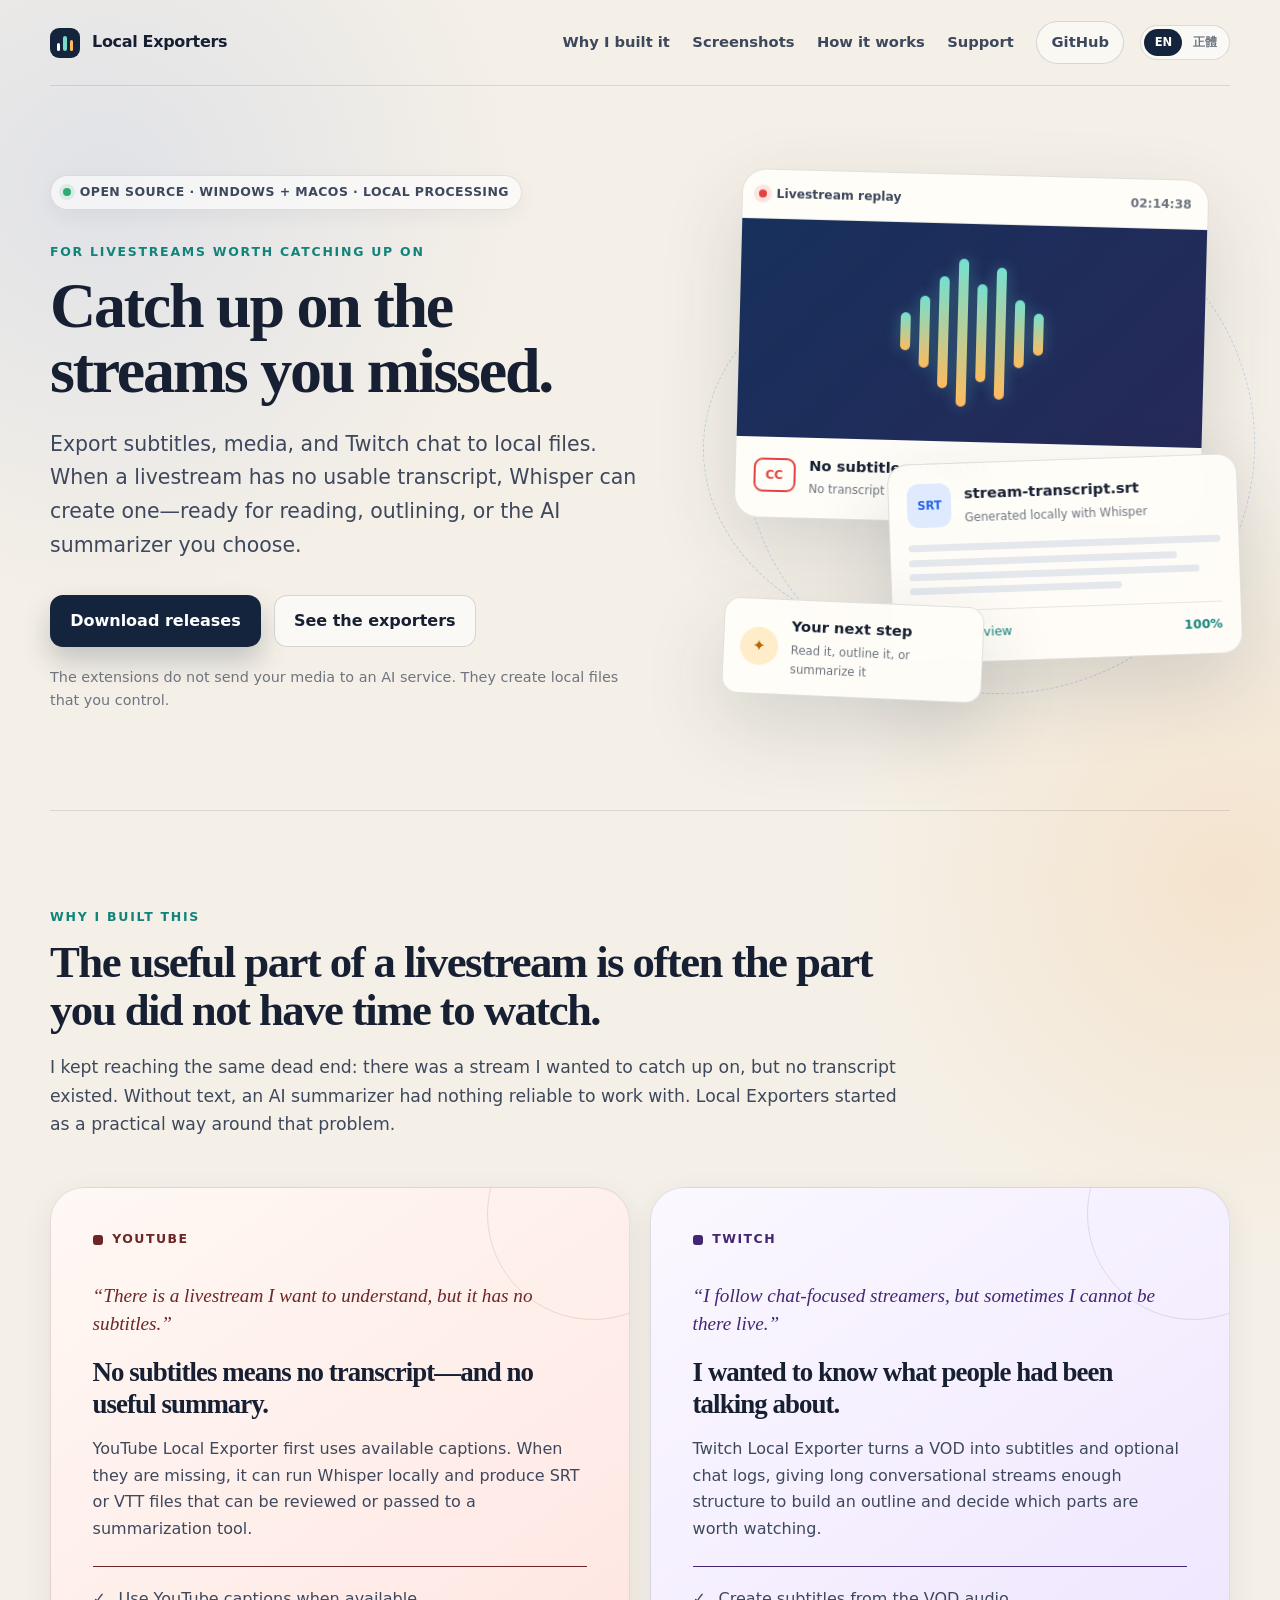
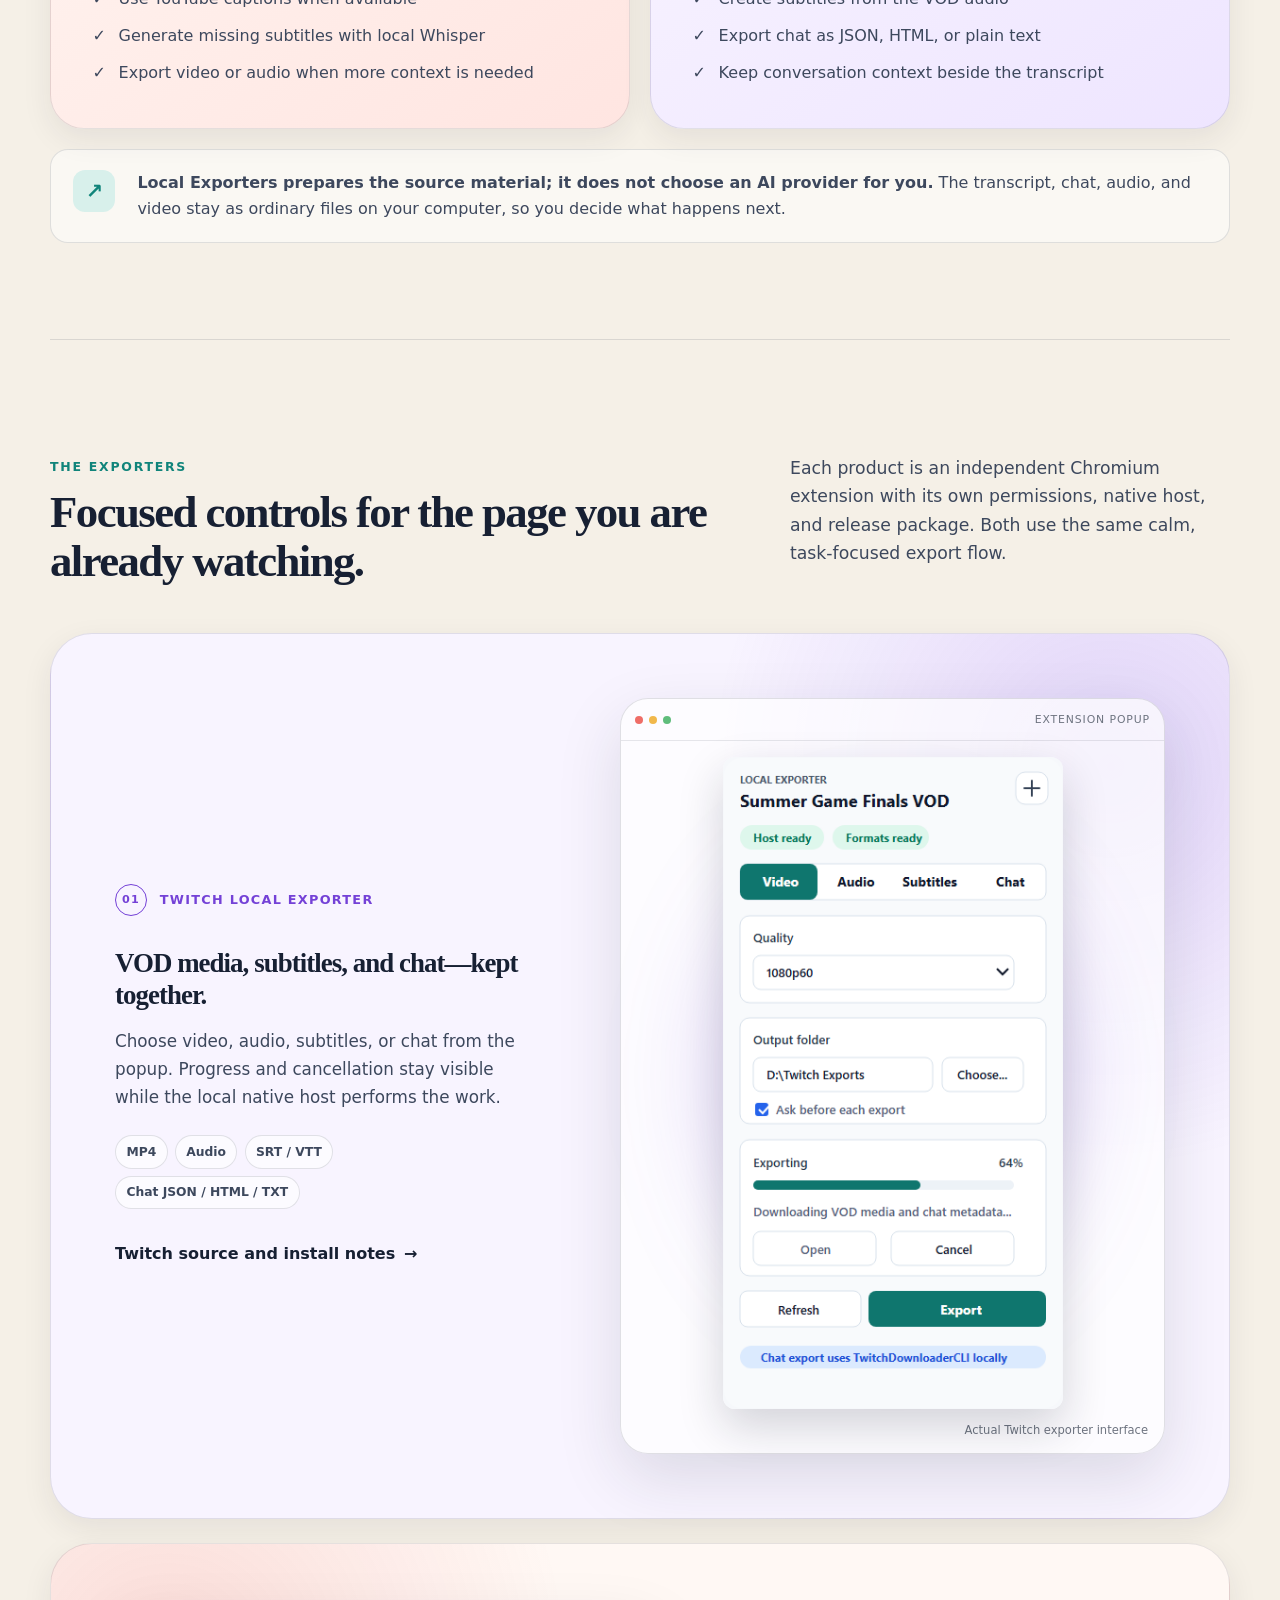
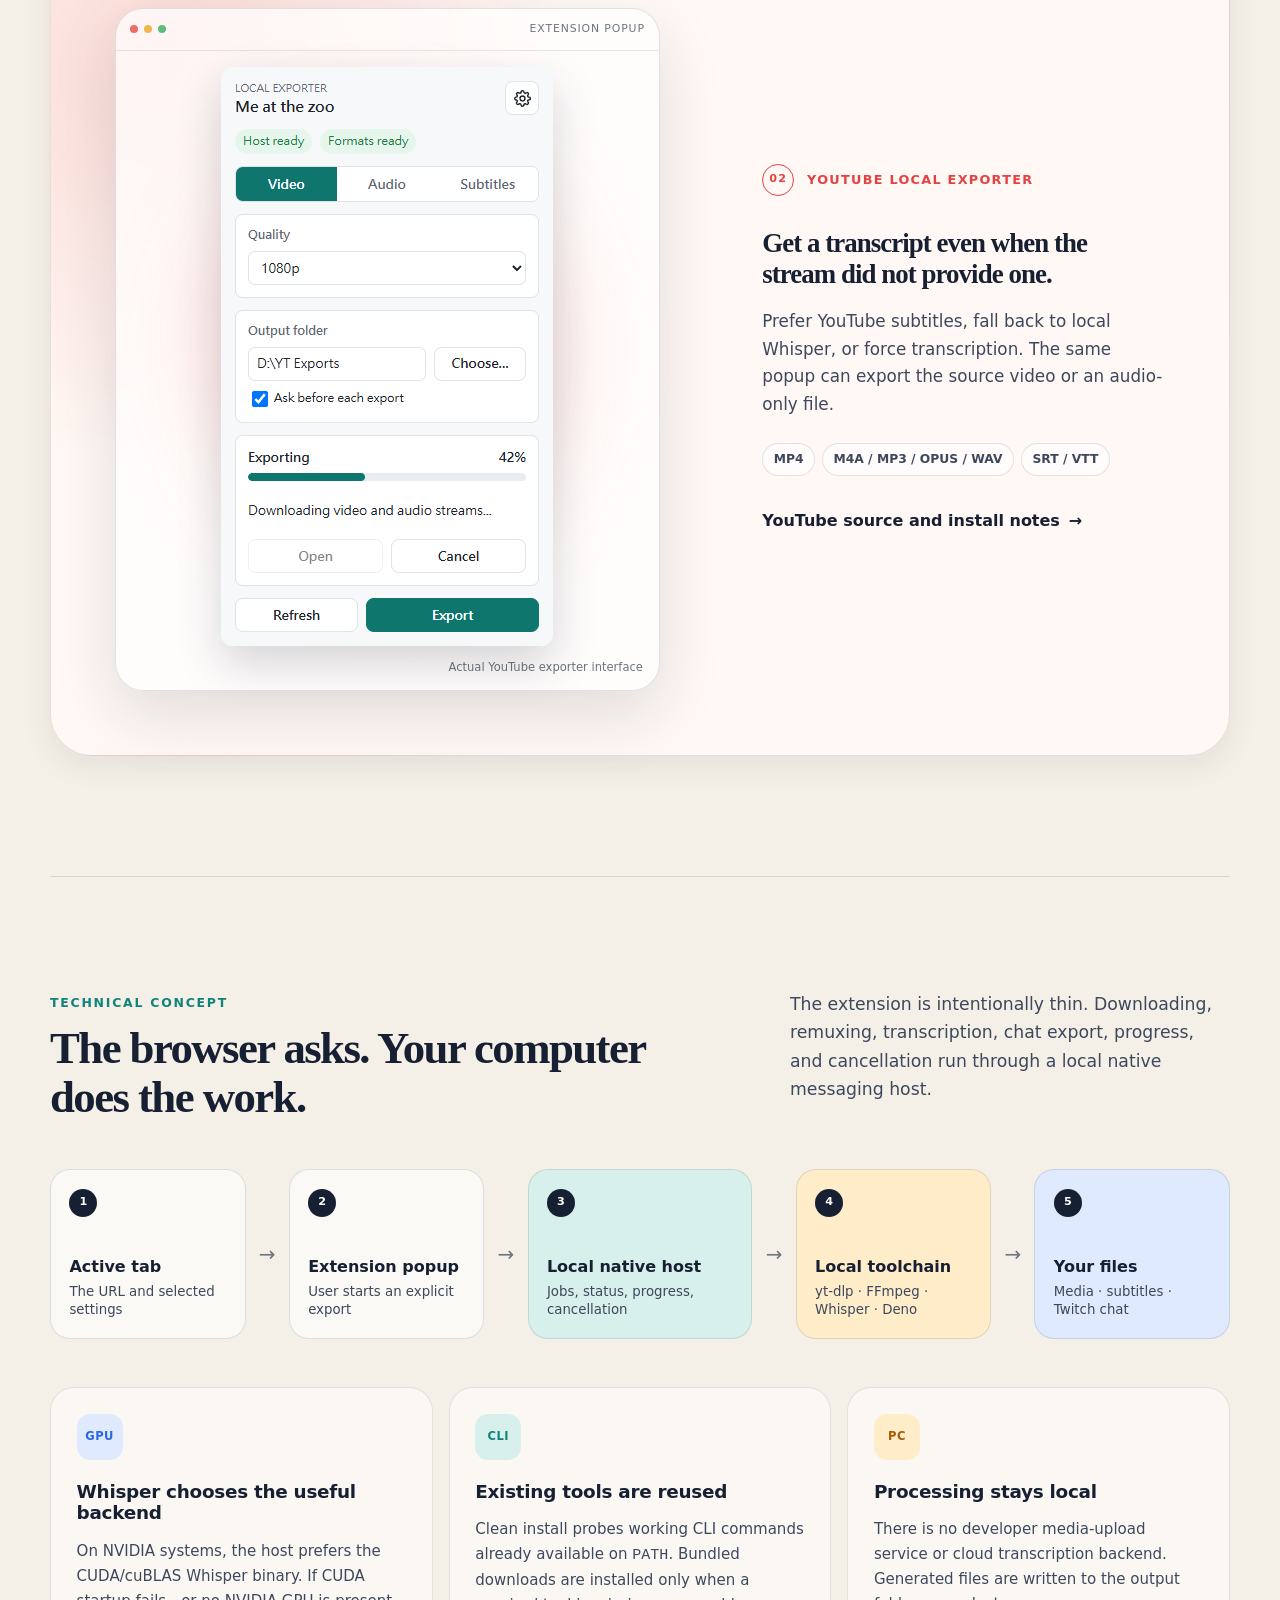
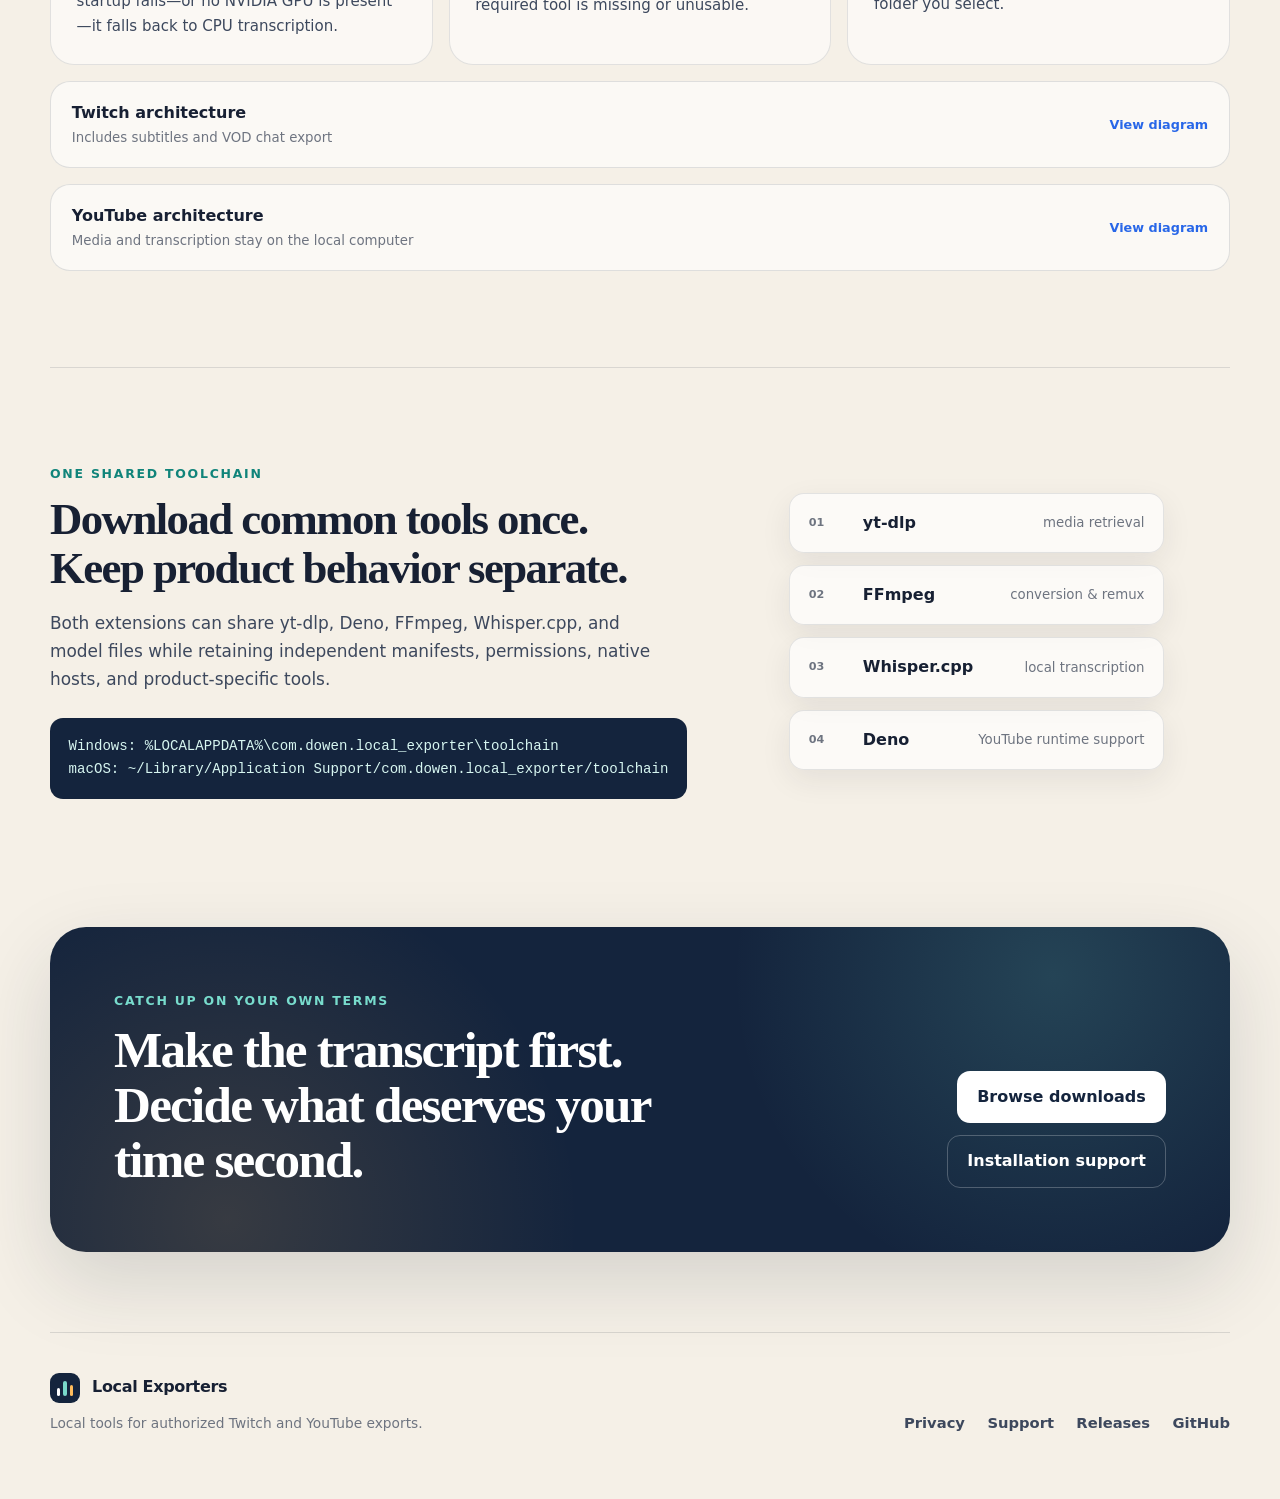
<file: docs/index.html>
<!doctype html>
<html lang="en">
<head>
  <meta charset="utf-8">
  <meta name="viewport" content="width=device-width, initial-scale=1">
  <title>Local Exporters · Twitch & YouTube transcripts for local review</title>
  <meta name="description" content="Export authorized Twitch and YouTube video, audio, subtitles, and chat locally. Create transcripts for missed livestreams, personal review, and AI summaries without uploading media to a developer service.">
  <meta name="keywords" content="Twitch transcript, Twitch VOD summary, YouTube livestream subtitles, Whisper subtitles, local AI summary, Twitch chat export, YouTube transcript exporter">
  <meta name="theme-color" content="#14243d">
  <link rel="canonical" href="https://www.dowen.idv.tw/local_exporters/">
  <link rel="alternate" hreflang="en" href="https://www.dowen.idv.tw/local_exporters/">
  <link rel="alternate" hreflang="zh-Hant" href="https://www.dowen.idv.tw/local_exporters/zh-TW/">
  <link rel="alternate" hreflang="x-default" href="https://www.dowen.idv.tw/local_exporters/">
  <meta property="og:type" content="website">
  <meta property="og:title" content="Local Exporters · Catch up on the streams you missed">
  <meta property="og:description" content="Create local Twitch and YouTube transcripts for review and AI summaries, with Whisper and media processing on Windows or macOS.">
  <meta property="og:url" content="https://www.dowen.idv.tw/local_exporters/">
  <link rel="stylesheet" href="styles.css">
  <script src="language.js"></script>
  <script type="application/ld+json">
  {
    "@context": "https://schema.org",
    "@type": "SoftwareApplication",
    "name": "Local Exporters",
    "applicationCategory": "MultimediaApplication",
    "operatingSystem": "Windows, macOS",
    "description": "Chromium extensions for exporting authorized Twitch and YouTube media, subtitles, and chat to local files for review and summarization.",
    "url": "https://www.dowen.idv.tw/local_exporters/",
    "codeRepository": "https://github.com/Tokenyet/local_exporters",
    "isAccessibleForFree": true
  }
  </script>
</head>
<body class="home">
  <a class="skip-link" href="#main">Skip to content</a>

  <div class="site-wrap">
    <header class="site-header">
      <a class="brand" href="./" aria-label="Local Exporters home">
        <span class="brand-mark" aria-hidden="true">
          <span></span><span></span><span></span>
        </span>
        <span>Local Exporters</span>
      </a>
      <div class="header-tools">
        <nav class="site-nav" aria-label="Main navigation">
          <a href="#motivation">Why I built it</a>
          <a href="#products">Screenshots</a>
          <a href="#architecture">How it works</a>
          <a href="support.html">Support</a>
          <a class="nav-source" href="https://github.com/Tokenyet/local_exporters">GitHub</a>
        </nav>
        <div class="language-switcher" aria-label="Language">
          <a class="is-active" href="./?lang=en" lang="en">EN</a>
          <a href="zh-TW/?lang=zh-TW" lang="zh-Hant">正體</a>
        </div>
      </div>
    </header>

    <main id="main">
      <section class="hero">
        <div class="hero-copy">
          <div class="status-pill"><span></span> Open source · Windows + macOS · Local processing</div>
          <p class="kicker">For livestreams worth catching up on</p>
          <h1>Catch up on the streams you missed.</h1>
          <p class="hero-lead">Export subtitles, media, and Twitch chat to local files. When a livestream has no usable transcript, Whisper can create one—ready for reading, outlining, or the AI summarizer you choose.</p>
          <div class="hero-actions">
            <a class="button button-primary" href="https://github.com/Tokenyet/local_exporters/releases">Download releases</a>
            <a class="button button-secondary" href="#products">See the exporters</a>
          </div>
          <p class="hero-note">The extensions do not send your media to an AI service. They create local files that you control.</p>
        </div>

        <div class="hero-visual" aria-label="From missed livestream to useful local transcript">
          <div class="visual-orbit orbit-one"></div>
          <div class="visual-orbit orbit-two"></div>
          <div class="stream-card">
            <div class="stream-topline">
              <span class="live-dot"></span>
              <span>Livestream replay</span>
              <span class="stream-time">02:14:38</span>
            </div>
            <div class="stream-stage">
              <span class="wave wave-a"></span>
              <span class="wave wave-b"></span>
              <span class="wave wave-c"></span>
              <span class="wave wave-d"></span>
              <span class="wave wave-e"></span>
              <span class="wave wave-f"></span>
              <span class="wave wave-g"></span>
              <span class="wave wave-h"></span>
            </div>
            <div class="stream-problem">
              <span class="problem-icon">CC</span>
              <div>
                <strong>No subtitles available</strong>
                <small>No transcript for summarization</small>
              </div>
            </div>
          </div>
          <div class="transcript-card">
            <div class="file-head">
              <span class="file-icon">SRT</span>
              <div><strong>stream-transcript.srt</strong><small>Generated locally with Whisper</small></div>
            </div>
            <div class="transcript-lines" aria-hidden="true">
              <span></span><span></span><span></span><span></span>
            </div>
            <div class="ready-row"><span>Ready to review</span><strong>100%</strong></div>
          </div>
          <div class="summary-card">
            <span class="summary-spark">✦</span>
            <div><strong>Your next step</strong><small>Read it, outline it, or summarize it</small></div>
          </div>
        </div>
      </section>

      <section class="motivation section-block" id="motivation">
        <div class="section-heading">
          <p class="kicker">Why I built this</p>
          <h2>The useful part of a livestream is often the part you did not have time to watch.</h2>
          <p>I kept reaching the same dead end: there was a stream I wanted to catch up on, but no transcript existed. Without text, an AI summarizer had nothing reliable to work with. Local Exporters started as a practical way around that problem.</p>
        </div>

        <div class="motivation-grid">
          <article class="motive-card motive-youtube">
            <div class="motive-label"><span class="platform-dot"></span>YouTube</div>
            <p class="motive-problem">“There is a livestream I want to understand, but it has no subtitles.”</p>
            <h3>No subtitles means no transcript—and no useful summary.</h3>
            <p>YouTube Local Exporter first uses available captions. When they are missing, it can run Whisper locally and produce SRT or VTT files that can be reviewed or passed to a summarization tool.</p>
            <ul class="feature-list">
              <li>Use YouTube captions when available</li>
              <li>Generate missing subtitles with local Whisper</li>
              <li>Export video or audio when more context is needed</li>
            </ul>
          </article>

          <article class="motive-card motive-twitch">
            <div class="motive-label"><span class="platform-dot"></span>Twitch</div>
            <p class="motive-problem">“I follow chat-focused streamers, but sometimes I cannot be there live.”</p>
            <h3>I wanted to know what people had been talking about.</h3>
            <p>Twitch Local Exporter turns a VOD into subtitles and optional chat logs, giving long conversational streams enough structure to build an outline and decide which parts are worth watching.</p>
            <ul class="feature-list">
              <li>Create subtitles from the VOD audio</li>
              <li>Export chat as JSON, HTML, or plain text</li>
              <li>Keep conversation context beside the transcript</li>
            </ul>
          </article>
        </div>

        <div class="boundary-note">
          <span class="boundary-icon" aria-hidden="true">↗</span>
          <p><strong>Local Exporters prepares the source material; it does not choose an AI provider for you.</strong> The transcript, chat, audio, and video stay as ordinary files on your computer, so you decide what happens next.</p>
        </div>
      </section>

      <section class="products section-block" id="products">
        <div class="section-heading split-heading">
          <div>
            <p class="kicker">The exporters</p>
            <h2>Focused controls for the page you are already watching.</h2>
          </div>
          <p>Each product is an independent Chromium extension with its own permissions, native host, and release package. Both use the same calm, task-focused export flow.</p>
        </div>

        <article class="product-showcase product-twitch">
          <div class="product-copy">
            <div class="product-name"><span class="product-number">01</span><span>Twitch Local Exporter</span></div>
            <h3>VOD media, subtitles, and chat—kept together.</h3>
            <p>Choose video, audio, subtitles, or chat from the popup. Progress and cancellation stay visible while the local native host performs the work.</p>
            <div class="output-chips">
              <span>MP4</span><span>Audio</span><span>SRT / VTT</span><span>Chat JSON / HTML / TXT</span>
            </div>
            <a class="text-link" href="https://github.com/Tokenyet/local_exporters/tree/main/apps/twitch">Twitch source and install notes <span>→</span></a>
          </div>
          <figure class="screenshot-stage">
            <div class="screenshot-glow"></div>
            <div class="window-bar"><span></span><span></span><span></span><small>Extension popup</small></div>
            <img src="assets/twitch-popup-export.png" width="360" height="690" alt="Twitch Local Exporter popup showing video, audio, subtitles, chat, local output folder, and export progress" loading="lazy">
            <figcaption>Actual Twitch exporter interface</figcaption>
          </figure>
        </article>

        <article class="product-showcase product-youtube">
          <div class="product-copy">
            <div class="product-name"><span class="product-number">02</span><span>YouTube Local Exporter</span></div>
            <h3>Get a transcript even when the stream did not provide one.</h3>
            <p>Prefer YouTube subtitles, fall back to local Whisper, or force transcription. The same popup can export the source video or an audio-only file.</p>
            <div class="output-chips">
              <span>MP4</span><span>M4A / MP3 / OPUS / WAV</span><span>SRT / VTT</span>
            </div>
            <a class="text-link" href="https://github.com/Tokenyet/local_exporters/tree/main/apps/youtube">YouTube source and install notes <span>→</span></a>
          </div>
          <figure class="screenshot-stage">
            <div class="screenshot-glow"></div>
            <div class="window-bar"><span></span><span></span><span></span><small>Extension popup</small></div>
            <img src="assets/youtube-popup-export.png" width="332" height="579" alt="YouTube Local Exporter popup showing local video export settings and progress" loading="lazy">
            <figcaption>Actual YouTube exporter interface</figcaption>
          </figure>
        </article>
      </section>

      <section class="architecture section-block" id="architecture">
        <div class="section-heading split-heading">
          <div>
            <p class="kicker">Technical concept</p>
            <h2>The browser asks. Your computer does the work.</h2>
          </div>
          <p>The extension is intentionally thin. Downloading, remuxing, transcription, chat export, progress, and cancellation run through a local native messaging host.</p>
        </div>

        <div class="flow" aria-label="Local Exporters technical flow">
          <div class="flow-step">
            <span class="flow-number">1</span>
            <strong>Active tab</strong>
            <small>The URL and selected settings</small>
          </div>
          <span class="flow-arrow" aria-hidden="true">→</span>
          <div class="flow-step">
            <span class="flow-number">2</span>
            <strong>Extension popup</strong>
            <small>User starts an explicit export</small>
          </div>
          <span class="flow-arrow" aria-hidden="true">→</span>
          <div class="flow-step flow-local">
            <span class="flow-number">3</span>
            <strong>Local native host</strong>
            <small>Jobs, status, progress, cancellation</small>
          </div>
          <span class="flow-arrow" aria-hidden="true">→</span>
          <div class="flow-step flow-tools">
            <span class="flow-number">4</span>
            <strong>Local toolchain</strong>
            <small>yt-dlp · FFmpeg · Whisper · Deno</small>
          </div>
          <span class="flow-arrow" aria-hidden="true">→</span>
          <div class="flow-step flow-output">
            <span class="flow-number">5</span>
            <strong>Your files</strong>
            <small>Media · subtitles · Twitch chat</small>
          </div>
        </div>

        <div class="tech-grid">
          <article class="tech-card">
            <span class="tech-icon tech-blue">GPU</span>
            <h3>Whisper chooses the useful backend</h3>
            <p>On NVIDIA systems, the host prefers the CUDA/cuBLAS Whisper binary. If CUDA startup fails—or no NVIDIA GPU is present—it falls back to CPU transcription.</p>
          </article>
          <article class="tech-card">
            <span class="tech-icon tech-green">CLI</span>
            <h3>Existing tools are reused</h3>
            <p>Clean install probes working CLI commands already available on <code>PATH</code>. Bundled downloads are installed only when a required tool is missing or unusable.</p>
          </article>
          <article class="tech-card">
            <span class="tech-icon tech-orange">PC</span>
            <h3>Processing stays local</h3>
            <p>There is no developer media-upload service or cloud transcription backend. Generated files are written to the output folder you select.</p>
          </article>
        </div>

        <div class="architecture-gallery">
          <details class="architecture-card">
            <summary>
              <span><strong>Twitch architecture</strong><small>Includes subtitles and VOD chat export</small></span>
              <span class="summary-action">View diagram</span>
            </summary>
            <img src="assets/twitch-how-it-works.png" width="1280" height="720" alt="Detailed Twitch Local Exporter architecture from browser extension to local native host and local tools" loading="lazy">
          </details>
          <details class="architecture-card">
            <summary>
              <span><strong>YouTube architecture</strong><small>Media and transcription stay on the local computer</small></span>
              <span class="summary-action">View diagram</span>
            </summary>
            <img src="assets/youtube-how-it-works.png" width="1680" height="941" alt="Detailed YouTube Local Exporter architecture from browser extension to local tools and output files" loading="lazy">
          </details>
        </div>
      </section>

      <section class="toolchain section-block">
        <div class="toolchain-copy">
          <p class="kicker">One shared toolchain</p>
          <h2>Download common tools once. Keep product behavior separate.</h2>
          <p>Both extensions can share yt-dlp, Deno, FFmpeg, Whisper.cpp, and model files while retaining independent manifests, permissions, native hosts, and product-specific tools.</p>
          <code class="path-block">Windows: %LOCALAPPDATA%\com.dowen.local_exporter\toolchain<br>macOS: ~/Library/Application Support/com.dowen.local_exporter/toolchain</code>
        </div>
        <div class="tool-stack" aria-label="Shared local tools">
          <div><span>01</span><strong>yt-dlp</strong><small>media retrieval</small></div>
          <div><span>02</span><strong>FFmpeg</strong><small>conversion & remux</small></div>
          <div><span>03</span><strong>Whisper.cpp</strong><small>local transcription</small></div>
          <div><span>04</span><strong>Deno</strong><small>YouTube runtime support</small></div>
        </div>
      </section>

      <section class="closing">
        <div>
          <p class="kicker">Catch up on your own terms</p>
          <h2>Make the transcript first. Decide what deserves your time second.</h2>
        </div>
        <div class="closing-actions">
          <a class="button button-light" href="https://github.com/Tokenyet/local_exporters/releases">Browse downloads</a>
          <a class="button button-ghost" href="support.html">Installation support</a>
        </div>
      </section>
    </main>

    <footer class="site-footer">
      <div>
        <a class="brand footer-brand" href="./">
          <span class="brand-mark" aria-hidden="true"><span></span><span></span><span></span></span>
          <span>Local Exporters</span>
        </a>
        <p>Local tools for authorized Twitch and YouTube exports.</p>
      </div>
      <nav aria-label="Footer navigation">
        <a href="privacy.html">Privacy</a>
        <a href="support.html">Support</a>
        <a href="https://github.com/Tokenyet/local_exporters/releases">Releases</a>
        <a href="https://github.com/Tokenyet/local_exporters">GitHub</a>
      </nav>
    </footer>
  </div>
</body>
</html>
</file>
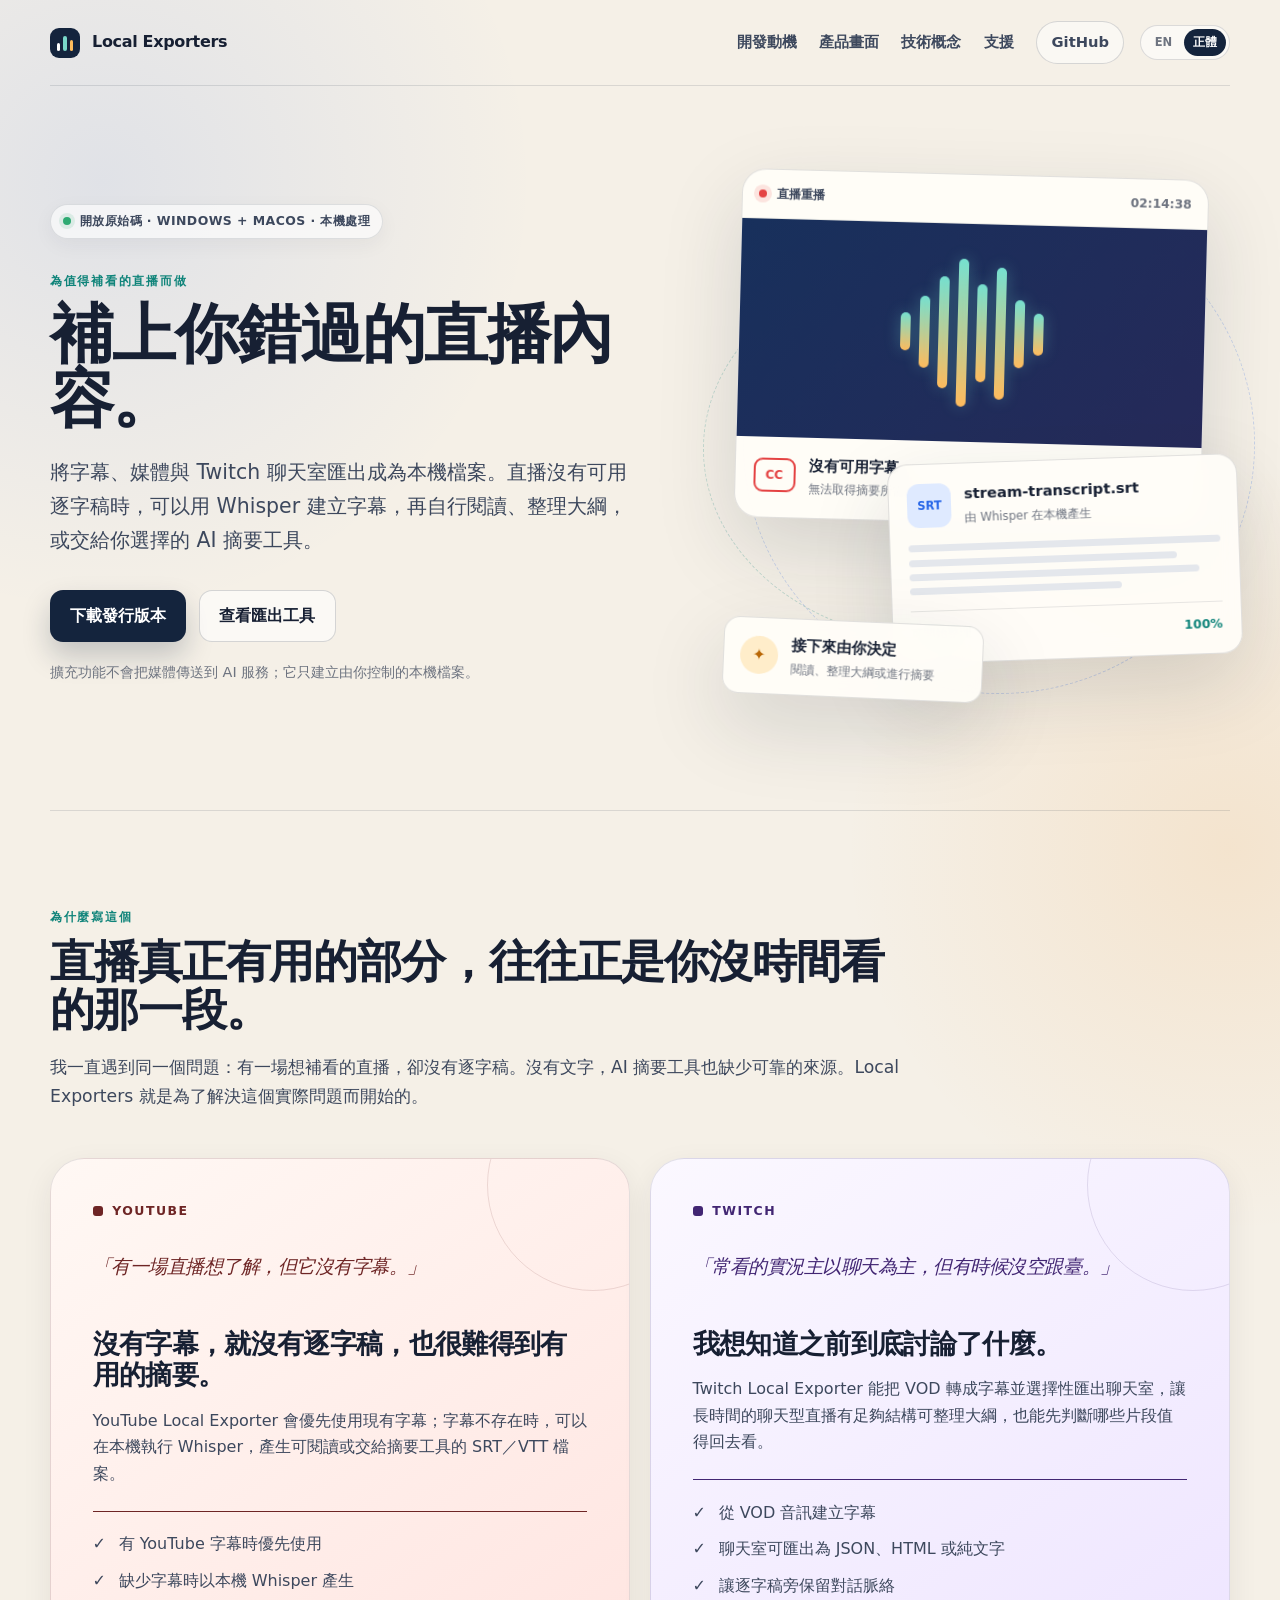
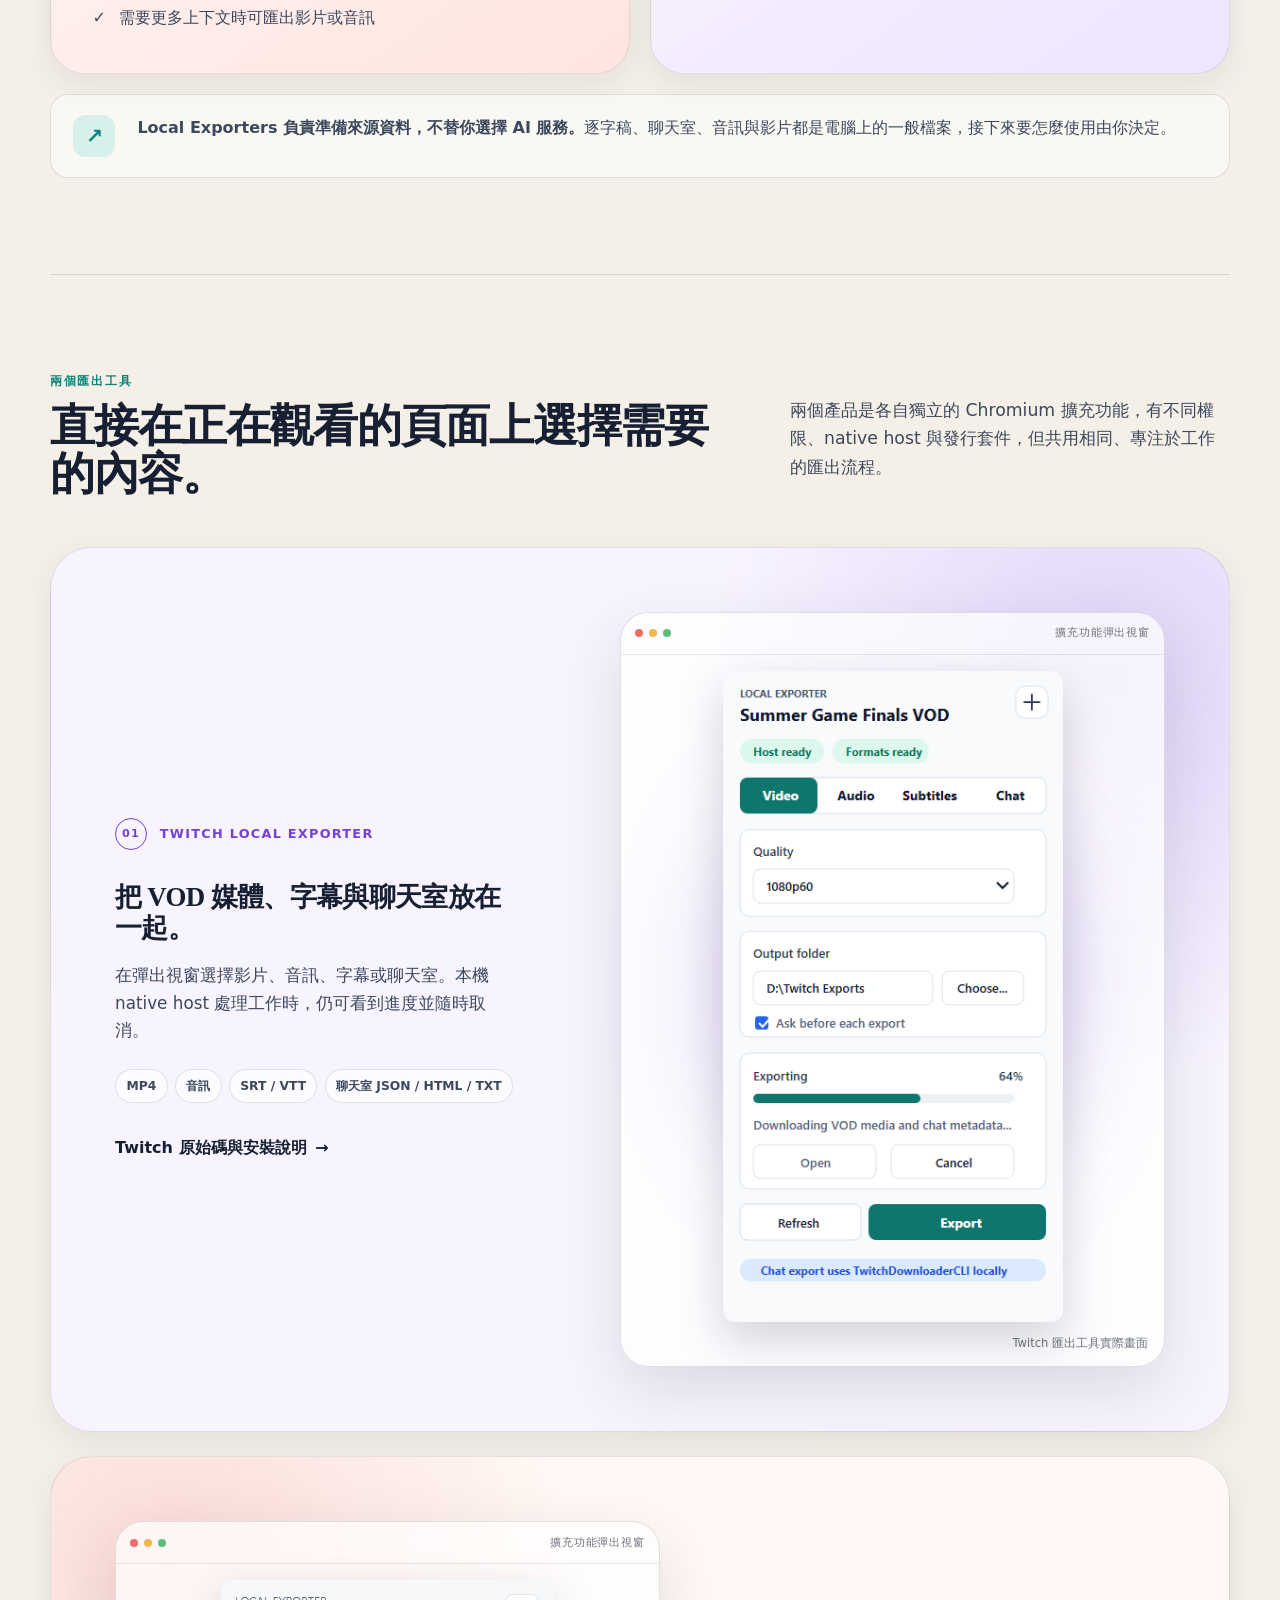
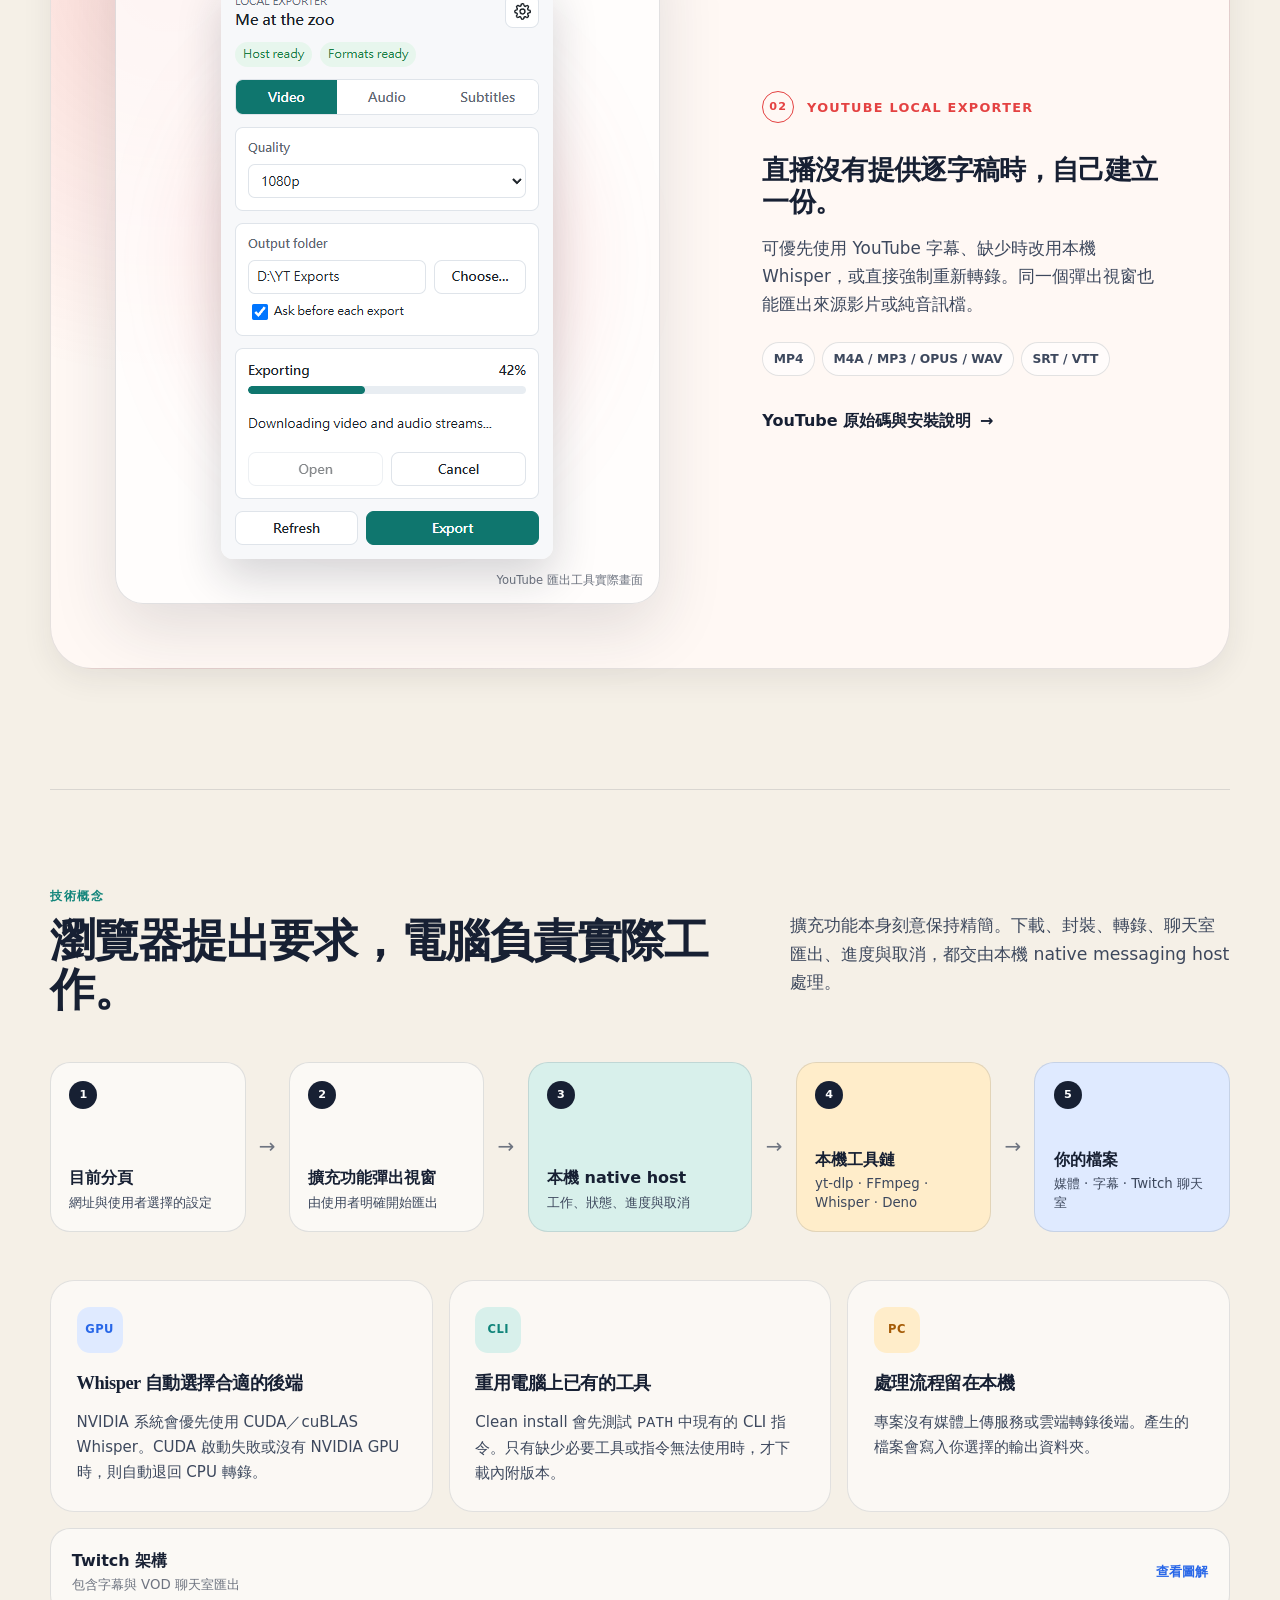
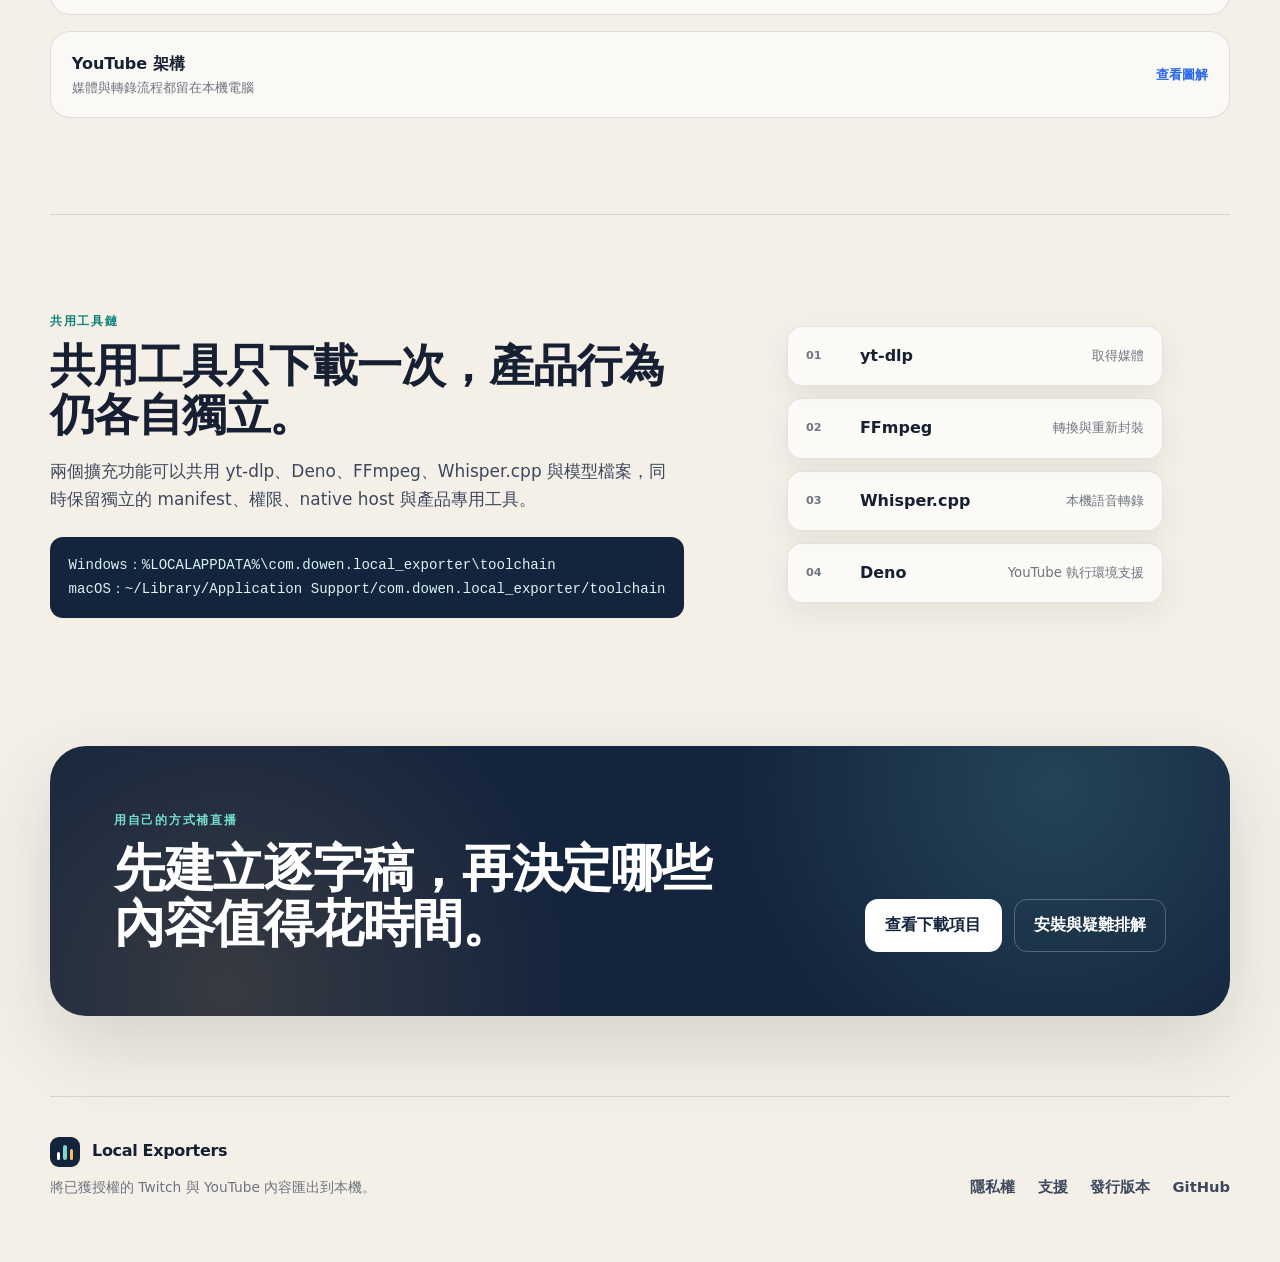
<file: docs/zh-TW/index.html>
<!doctype html>
<html lang="zh-Hant">
<head>
  <meta charset="utf-8">
  <meta name="viewport" content="width=device-width, initial-scale=1">
  <title>Local Exporters · 將 Twitch 與 YouTube 直播轉成可整理的逐字稿</title>
  <meta name="description" content="將已獲授權的 Twitch 與 YouTube 影片、音訊、字幕與聊天室匯出到本機。為錯過的直播建立逐字稿，方便閱讀、整理大綱或交給你選擇的 AI 摘要工具。">
  <meta name="keywords" content="Twitch 逐字稿,Twitch VOD 摘要,YouTube 直播字幕,Whisper 字幕,本機 AI 摘要,Twitch 聊天室匯出,YouTube 逐字稿">
  <meta name="theme-color" content="#14243d">
  <link rel="canonical" href="https://www.dowen.idv.tw/local_exporters/zh-TW/">
  <link rel="alternate" hreflang="en" href="https://www.dowen.idv.tw/local_exporters/">
  <link rel="alternate" hreflang="zh-Hant" href="https://www.dowen.idv.tw/local_exporters/zh-TW/">
  <link rel="alternate" hreflang="x-default" href="https://www.dowen.idv.tw/local_exporters/">
  <meta property="og:type" content="website">
  <meta property="og:title" content="Local Exporters · 補上你錯過的直播內容">
  <meta property="og:description" content="在 Windows 或 macOS 電腦上以 Whisper 與本機工具，為 Twitch 與 YouTube 直播建立可閱讀、整理與摘要的逐字稿。">
  <meta property="og:url" content="https://www.dowen.idv.tw/local_exporters/zh-TW/">
  <meta property="og:locale" content="zh_TW">
  <link rel="stylesheet" href="../styles.css">
  <script src="../language.js"></script>
  <script type="application/ld+json">
  {
    "@context": "https://schema.org",
    "@type": "SoftwareApplication",
    "name": "Local Exporters",
    "applicationCategory": "MultimediaApplication",
    "operatingSystem": "Windows, macOS",
    "description": "將已獲授權的 Twitch 與 YouTube 媒體、字幕及聊天室匯出為本機檔案，方便閱讀與摘要的 Chromium 擴充功能。",
    "url": "https://www.dowen.idv.tw/local_exporters/zh-TW/",
    "codeRepository": "https://github.com/Tokenyet/local_exporters",
    "isAccessibleForFree": true,
    "inLanguage": "zh-Hant"
  }
  </script>
</head>
<body class="home">
  <a class="skip-link" href="#main">跳到主要內容</a>

  <div class="site-wrap">
    <header class="site-header">
      <a class="brand" href="./" aria-label="Local Exporters 首頁">
        <span class="brand-mark" aria-hidden="true"><span></span><span></span><span></span></span>
        <span>Local Exporters</span>
      </a>
      <div class="header-tools">
        <nav class="site-nav" aria-label="主要導覽">
          <a href="#motivation">開發動機</a>
          <a href="#products">產品畫面</a>
          <a href="#architecture">技術概念</a>
          <a href="support.html">支援</a>
          <a class="nav-source" href="https://github.com/Tokenyet/local_exporters">GitHub</a>
        </nav>
        <div class="language-switcher" aria-label="語言">
          <a href="../?lang=en" lang="en">EN</a>
          <a class="is-active" href="./?lang=zh-TW" lang="zh-Hant">正體</a>
        </div>
      </div>
    </header>

    <main id="main">
      <section class="hero">
        <div class="hero-copy">
          <div class="status-pill"><span></span> 開放原始碼 · Windows + macOS · 本機處理</div>
          <p class="kicker">為值得補看的直播而做</p>
          <h1>補上你錯過的直播內容。</h1>
          <p class="hero-lead">將字幕、媒體與 Twitch 聊天室匯出成為本機檔案。直播沒有可用逐字稿時，可以用 Whisper 建立字幕，再自行閱讀、整理大綱，或交給你選擇的 AI 摘要工具。</p>
          <div class="hero-actions">
            <a class="button button-primary" href="https://github.com/Tokenyet/local_exporters/releases">下載發行版本</a>
            <a class="button button-secondary" href="#products">查看匯出工具</a>
          </div>
          <p class="hero-note">擴充功能不會把媒體傳送到 AI 服務；它只建立由你控制的本機檔案。</p>
        </div>

        <div class="hero-visual" aria-label="從錯過的直播到可使用的本機逐字稿">
          <div class="visual-orbit orbit-one"></div>
          <div class="visual-orbit orbit-two"></div>
          <div class="stream-card">
            <div class="stream-topline">
              <span class="live-dot"></span>
              <span>直播重播</span>
              <span class="stream-time">02:14:38</span>
            </div>
            <div class="stream-stage">
              <span class="wave wave-a"></span><span class="wave wave-b"></span><span class="wave wave-c"></span><span class="wave wave-d"></span>
              <span class="wave wave-e"></span><span class="wave wave-f"></span><span class="wave wave-g"></span><span class="wave wave-h"></span>
            </div>
            <div class="stream-problem">
              <span class="problem-icon">CC</span>
              <div><strong>沒有可用字幕</strong><small>無法取得摘要所需的逐字稿</small></div>
            </div>
          </div>
          <div class="transcript-card">
            <div class="file-head">
              <span class="file-icon">SRT</span>
              <div><strong>stream-transcript.srt</strong><small>由 Whisper 在本機產生</small></div>
            </div>
            <div class="transcript-lines" aria-hidden="true"><span></span><span></span><span></span><span></span></div>
            <div class="ready-row"><span>可開始整理</span><strong>100%</strong></div>
          </div>
          <div class="summary-card">
            <span class="summary-spark">✦</span>
            <div><strong>接下來由你決定</strong><small>閱讀、整理大綱或進行摘要</small></div>
          </div>
        </div>
      </section>

      <section class="motivation section-block" id="motivation">
        <div class="section-heading">
          <p class="kicker">為什麼寫這個</p>
          <h2>直播真正有用的部分，往往正是你沒時間看的那一段。</h2>
          <p>我一直遇到同一個問題：有一場想補看的直播，卻沒有逐字稿。沒有文字，AI 摘要工具也缺少可靠的來源。Local Exporters 就是為了解決這個實際問題而開始的。</p>
        </div>

        <div class="motivation-grid">
          <article class="motive-card motive-youtube">
            <div class="motive-label"><span class="platform-dot"></span>YouTube</div>
            <p class="motive-problem">「有一場直播想了解，但它沒有字幕。」</p>
            <h3>沒有字幕，就沒有逐字稿，也很難得到有用的摘要。</h3>
            <p>YouTube Local Exporter 會優先使用現有字幕；字幕不存在時，可以在本機執行 Whisper，產生可閱讀或交給摘要工具的 SRT／VTT 檔案。</p>
            <ul class="feature-list">
              <li>有 YouTube 字幕時優先使用</li>
              <li>缺少字幕時以本機 Whisper 產生</li>
              <li>需要更多上下文時可匯出影片或音訊</li>
            </ul>
          </article>

          <article class="motive-card motive-twitch">
            <div class="motive-label"><span class="platform-dot"></span>Twitch</div>
            <p class="motive-problem">「常看的實況主以聊天為主，但有時候沒空跟臺。」</p>
            <h3>我想知道之前到底討論了什麼。</h3>
            <p>Twitch Local Exporter 能把 VOD 轉成字幕並選擇性匯出聊天室，讓長時間的聊天型直播有足夠結構可整理大綱，也能先判斷哪些片段值得回去看。</p>
            <ul class="feature-list">
              <li>從 VOD 音訊建立字幕</li>
              <li>聊天室可匯出為 JSON、HTML 或純文字</li>
              <li>讓逐字稿旁保留對話脈絡</li>
            </ul>
          </article>
        </div>

        <div class="boundary-note">
          <span class="boundary-icon" aria-hidden="true">↗</span>
          <p><strong>Local Exporters 負責準備來源資料，不替你選擇 AI 服務。</strong>逐字稿、聊天室、音訊與影片都是電腦上的一般檔案，接下來要怎麼使用由你決定。</p>
        </div>
      </section>

      <section class="products section-block" id="products">
        <div class="section-heading split-heading">
          <div>
            <p class="kicker">兩個匯出工具</p>
            <h2>直接在正在觀看的頁面上選擇需要的內容。</h2>
          </div>
          <p>兩個產品是各自獨立的 Chromium 擴充功能，有不同權限、native host 與發行套件，但共用相同、專注於工作的匯出流程。</p>
        </div>

        <article class="product-showcase product-twitch">
          <div class="product-copy">
            <div class="product-name"><span class="product-number">01</span><span>Twitch Local Exporter</span></div>
            <h3>把 VOD 媒體、字幕與聊天室放在一起。</h3>
            <p>在彈出視窗選擇影片、音訊、字幕或聊天室。本機 native host 處理工作時，仍可看到進度並隨時取消。</p>
            <div class="output-chips"><span>MP4</span><span>音訊</span><span>SRT / VTT</span><span>聊天室 JSON / HTML / TXT</span></div>
            <a class="text-link" href="https://github.com/Tokenyet/local_exporters/tree/main/apps/twitch">Twitch 原始碼與安裝說明 <span>→</span></a>
          </div>
          <figure class="screenshot-stage">
            <div class="screenshot-glow"></div>
            <div class="window-bar"><span></span><span></span><span></span><small>擴充功能彈出視窗</small></div>
            <img src="../assets/twitch-popup-export.png" width="360" height="690" alt="Twitch Local Exporter 彈出視窗，包含影片、音訊、字幕、聊天室、本機輸出資料夾與匯出進度" loading="lazy">
            <figcaption>Twitch 匯出工具實際畫面</figcaption>
          </figure>
        </article>

        <article class="product-showcase product-youtube">
          <div class="product-copy">
            <div class="product-name"><span class="product-number">02</span><span>YouTube Local Exporter</span></div>
            <h3>直播沒有提供逐字稿時，自己建立一份。</h3>
            <p>可優先使用 YouTube 字幕、缺少時改用本機 Whisper，或直接強制重新轉錄。同一個彈出視窗也能匯出來源影片或純音訊檔。</p>
            <div class="output-chips"><span>MP4</span><span>M4A / MP3 / OPUS / WAV</span><span>SRT / VTT</span></div>
            <a class="text-link" href="https://github.com/Tokenyet/local_exporters/tree/main/apps/youtube">YouTube 原始碼與安裝說明 <span>→</span></a>
          </div>
          <figure class="screenshot-stage">
            <div class="screenshot-glow"></div>
            <div class="window-bar"><span></span><span></span><span></span><small>擴充功能彈出視窗</small></div>
            <img src="../assets/youtube-popup-export.png" width="332" height="579" alt="YouTube Local Exporter 彈出視窗，顯示本機影片匯出設定與進度" loading="lazy">
            <figcaption>YouTube 匯出工具實際畫面</figcaption>
          </figure>
        </article>
      </section>

      <section class="architecture section-block" id="architecture">
        <div class="section-heading split-heading">
          <div>
            <p class="kicker">技術概念</p>
            <h2>瀏覽器提出要求，電腦負責實際工作。</h2>
          </div>
          <p>擴充功能本身刻意保持精簡。下載、封裝、轉錄、聊天室匯出、進度與取消，都交由本機 native messaging host 處理。</p>
        </div>

        <div class="flow" aria-label="Local Exporters 技術流程">
          <div class="flow-step"><span class="flow-number">1</span><strong>目前分頁</strong><small>網址與使用者選擇的設定</small></div>
          <span class="flow-arrow" aria-hidden="true">→</span>
          <div class="flow-step"><span class="flow-number">2</span><strong>擴充功能彈出視窗</strong><small>由使用者明確開始匯出</small></div>
          <span class="flow-arrow" aria-hidden="true">→</span>
          <div class="flow-step flow-local"><span class="flow-number">3</span><strong>本機 native host</strong><small>工作、狀態、進度與取消</small></div>
          <span class="flow-arrow" aria-hidden="true">→</span>
          <div class="flow-step flow-tools"><span class="flow-number">4</span><strong>本機工具鏈</strong><small>yt-dlp · FFmpeg · Whisper · Deno</small></div>
          <span class="flow-arrow" aria-hidden="true">→</span>
          <div class="flow-step flow-output"><span class="flow-number">5</span><strong>你的檔案</strong><small>媒體 · 字幕 · Twitch 聊天室</small></div>
        </div>

        <div class="tech-grid">
          <article class="tech-card">
            <span class="tech-icon tech-blue">GPU</span>
            <h3>Whisper 自動選擇合適的後端</h3>
            <p>NVIDIA 系統會優先使用 CUDA／cuBLAS Whisper。CUDA 啟動失敗或沒有 NVIDIA GPU 時，則自動退回 CPU 轉錄。</p>
          </article>
          <article class="tech-card">
            <span class="tech-icon tech-green">CLI</span>
            <h3>重用電腦上已有的工具</h3>
            <p>Clean install 會先測試 <code>PATH</code> 中現有的 CLI 指令。只有缺少必要工具或指令無法使用時，才下載內附版本。</p>
          </article>
          <article class="tech-card">
            <span class="tech-icon tech-orange">PC</span>
            <h3>處理流程留在本機</h3>
            <p>專案沒有媒體上傳服務或雲端轉錄後端。產生的檔案會寫入你選擇的輸出資料夾。</p>
          </article>
        </div>

        <div class="architecture-gallery">
          <details class="architecture-card">
            <summary><span><strong>Twitch 架構</strong><small>包含字幕與 VOD 聊天室匯出</small></span><span class="summary-action">查看圖解</span></summary>
            <img src="../assets/twitch-how-it-works.png" width="1280" height="720" alt="Twitch Local Exporter 從瀏覽器擴充功能、本機 native host 到本機工具的詳細架構圖" loading="lazy">
          </details>
          <details class="architecture-card">
            <summary><span><strong>YouTube 架構</strong><small>媒體與轉錄流程都留在本機電腦</small></span><span class="summary-action">查看圖解</span></summary>
            <img src="../assets/youtube-how-it-works.png" width="1680" height="941" alt="YouTube Local Exporter 從瀏覽器擴充功能到本機工具與輸出檔案的詳細架構圖" loading="lazy">
          </details>
        </div>
      </section>

      <section class="toolchain section-block">
        <div class="toolchain-copy">
          <p class="kicker">共用工具鏈</p>
          <h2>共用工具只下載一次，產品行為仍各自獨立。</h2>
          <p>兩個擴充功能可以共用 yt-dlp、Deno、FFmpeg、Whisper.cpp 與模型檔案，同時保留獨立的 manifest、權限、native host 與產品專用工具。</p>
          <code class="path-block">Windows：%LOCALAPPDATA%\com.dowen.local_exporter\toolchain<br>macOS：~/Library/Application Support/com.dowen.local_exporter/toolchain</code>
        </div>
        <div class="tool-stack" aria-label="共用本機工具">
          <div><span>01</span><strong>yt-dlp</strong><small>取得媒體</small></div>
          <div><span>02</span><strong>FFmpeg</strong><small>轉換與重新封裝</small></div>
          <div><span>03</span><strong>Whisper.cpp</strong><small>本機語音轉錄</small></div>
          <div><span>04</span><strong>Deno</strong><small>YouTube 執行環境支援</small></div>
        </div>
      </section>

      <section class="closing">
        <div>
          <p class="kicker">用自己的方式補直播</p>
          <h2>先建立逐字稿，再決定哪些內容值得花時間。</h2>
        </div>
        <div class="closing-actions">
          <a class="button button-light" href="https://github.com/Tokenyet/local_exporters/releases">查看下載項目</a>
          <a class="button button-ghost" href="support.html">安裝與疑難排解</a>
        </div>
      </section>
    </main>

    <footer class="site-footer">
      <div>
        <a class="brand footer-brand" href="./">
          <span class="brand-mark" aria-hidden="true"><span></span><span></span><span></span></span>
          <span>Local Exporters</span>
        </a>
        <p>將已獲授權的 Twitch 與 YouTube 內容匯出到本機。</p>
      </div>
      <nav aria-label="頁尾導覽">
        <a href="privacy.html">隱私權</a>
        <a href="support.html">支援</a>
        <a href="https://github.com/Tokenyet/local_exporters/releases">發行版本</a>
        <a href="https://github.com/Tokenyet/local_exporters">GitHub</a>
      </nav>
    </footer>
  </div>
</body>
</html>
</file>
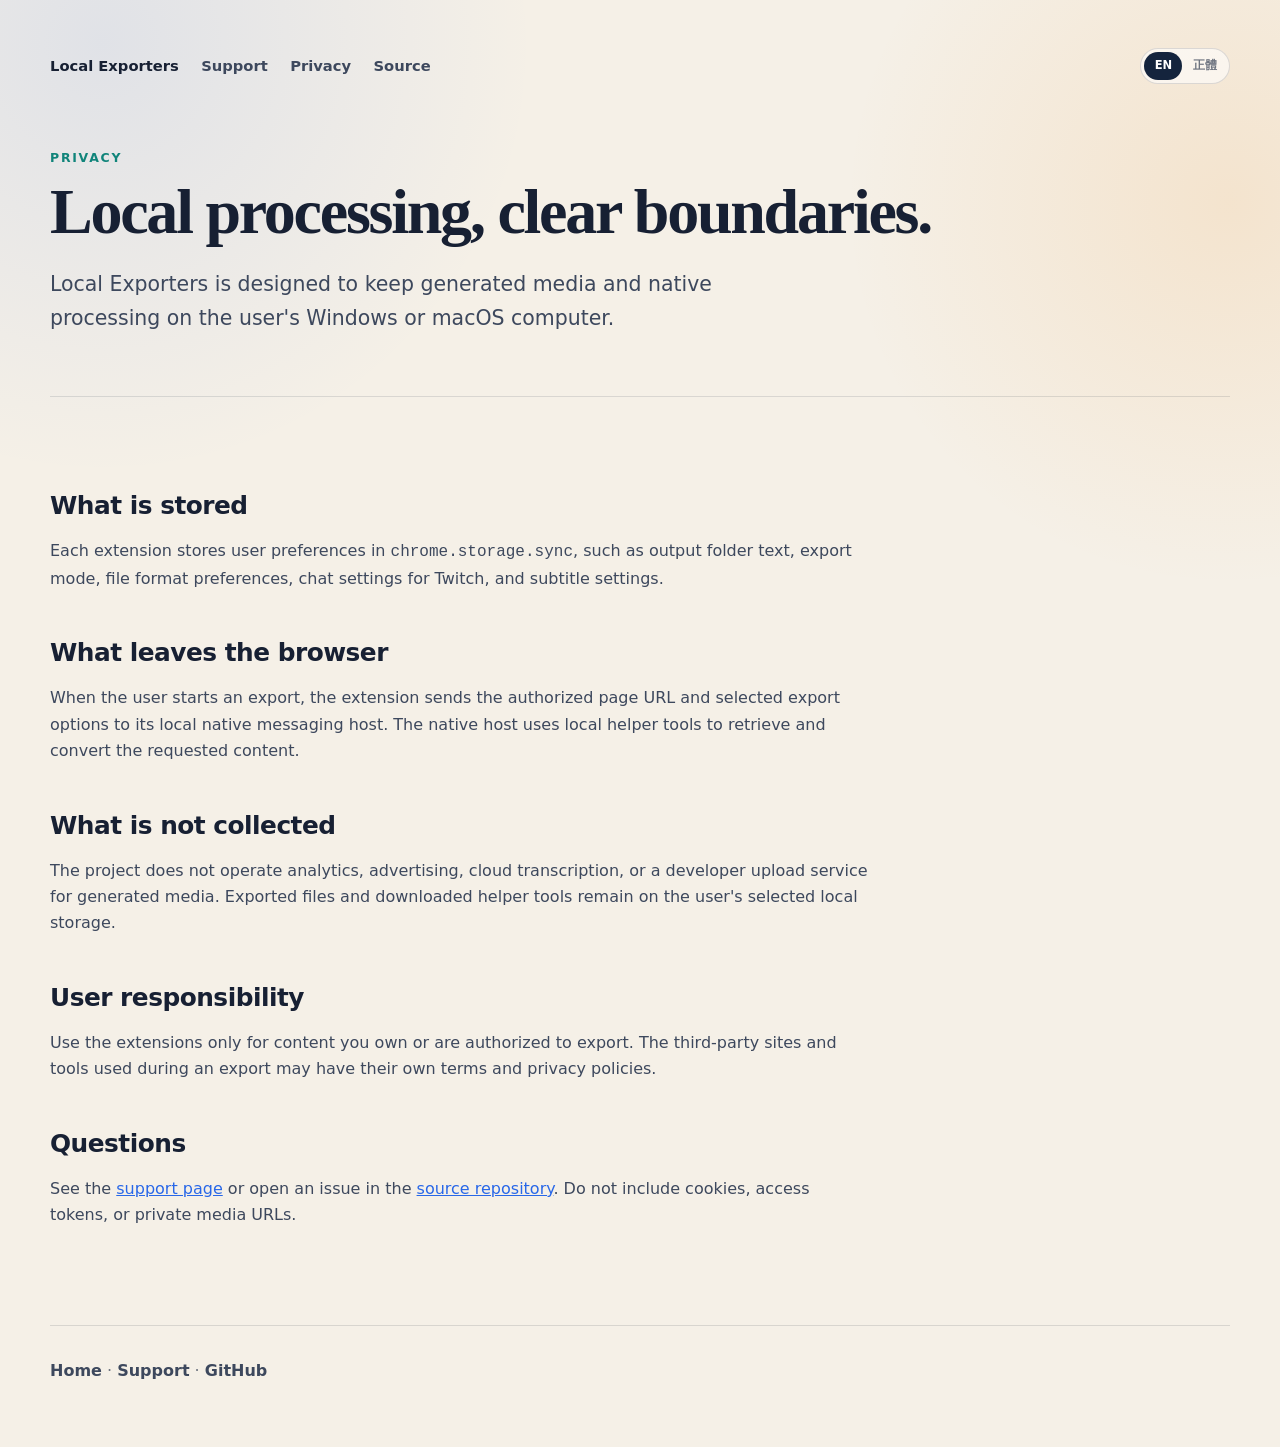
<file: docs/privacy.html>
<!doctype html>
<html lang="en">
<head>
  <meta charset="utf-8">
  <meta name="viewport" content="width=device-width, initial-scale=1">
  <title>Privacy · Local Exporters</title>
  <meta name="description" content="Privacy boundaries for Local Exporters, including local processing, browser preferences, and native messaging.">
  <link rel="canonical" href="https://www.dowen.idv.tw/local_exporters/privacy.html">
  <link rel="alternate" hreflang="en" href="https://www.dowen.idv.tw/local_exporters/privacy.html">
  <link rel="alternate" hreflang="zh-Hant" href="https://www.dowen.idv.tw/local_exporters/zh-TW/privacy.html">
  <link rel="alternate" hreflang="x-default" href="https://www.dowen.idv.tw/local_exporters/privacy.html">
  <link rel="stylesheet" href="styles.css">
  <script src="language.js"></script>
</head>
<body>
  <div class="shell">
    <header>
      <div class="prose-nav-row">
        <nav><a href="./">Local Exporters</a><a href="support.html">Support</a><a href="privacy.html">Privacy</a><a href="https://github.com/Tokenyet/local_exporters">Source</a></nav>
        <div class="language-switcher" aria-label="Language"><a class="is-active" href="privacy.html?lang=en" lang="en">EN</a><a href="zh-TW/privacy.html?lang=zh-TW" lang="zh-Hant">正體</a></div>
      </div>
      <div class="eyebrow">Privacy</div>
      <h1>Local processing, clear boundaries.</h1>
      <p class="lead">Local Exporters is designed to keep generated media and native processing on the user's Windows or macOS computer.</p>
    </header>
    <main>
      <h2>What is stored</h2>
      <p>Each extension stores user preferences in <code>chrome.storage.sync</code>, such as output folder text, export mode, file format preferences, chat settings for Twitch, and subtitle settings.</p>

      <h2>What leaves the browser</h2>
      <p>When the user starts an export, the extension sends the authorized page URL and selected export options to its local native messaging host. The native host uses local helper tools to retrieve and convert the requested content.</p>

      <h2>What is not collected</h2>
      <p>The project does not operate analytics, advertising, cloud transcription, or a developer upload service for generated media. Exported files and downloaded helper tools remain on the user's selected local storage.</p>

      <h2>User responsibility</h2>
      <p>Use the extensions only for content you own or are authorized to export. The third-party sites and tools used during an export may have their own terms and privacy policies.</p>

      <h2>Questions</h2>
      <p>See the <a href="support.html">support page</a> or open an issue in the <a href="https://github.com/Tokenyet/local_exporters">source repository</a>. Do not include cookies, access tokens, or private media URLs.</p>
    </main>
    <footer><a href="./">Home</a> · <a href="support.html">Support</a> · <a href="https://github.com/Tokenyet/local_exporters">GitHub</a></footer>
  </div>
</body>
</html>
</file>
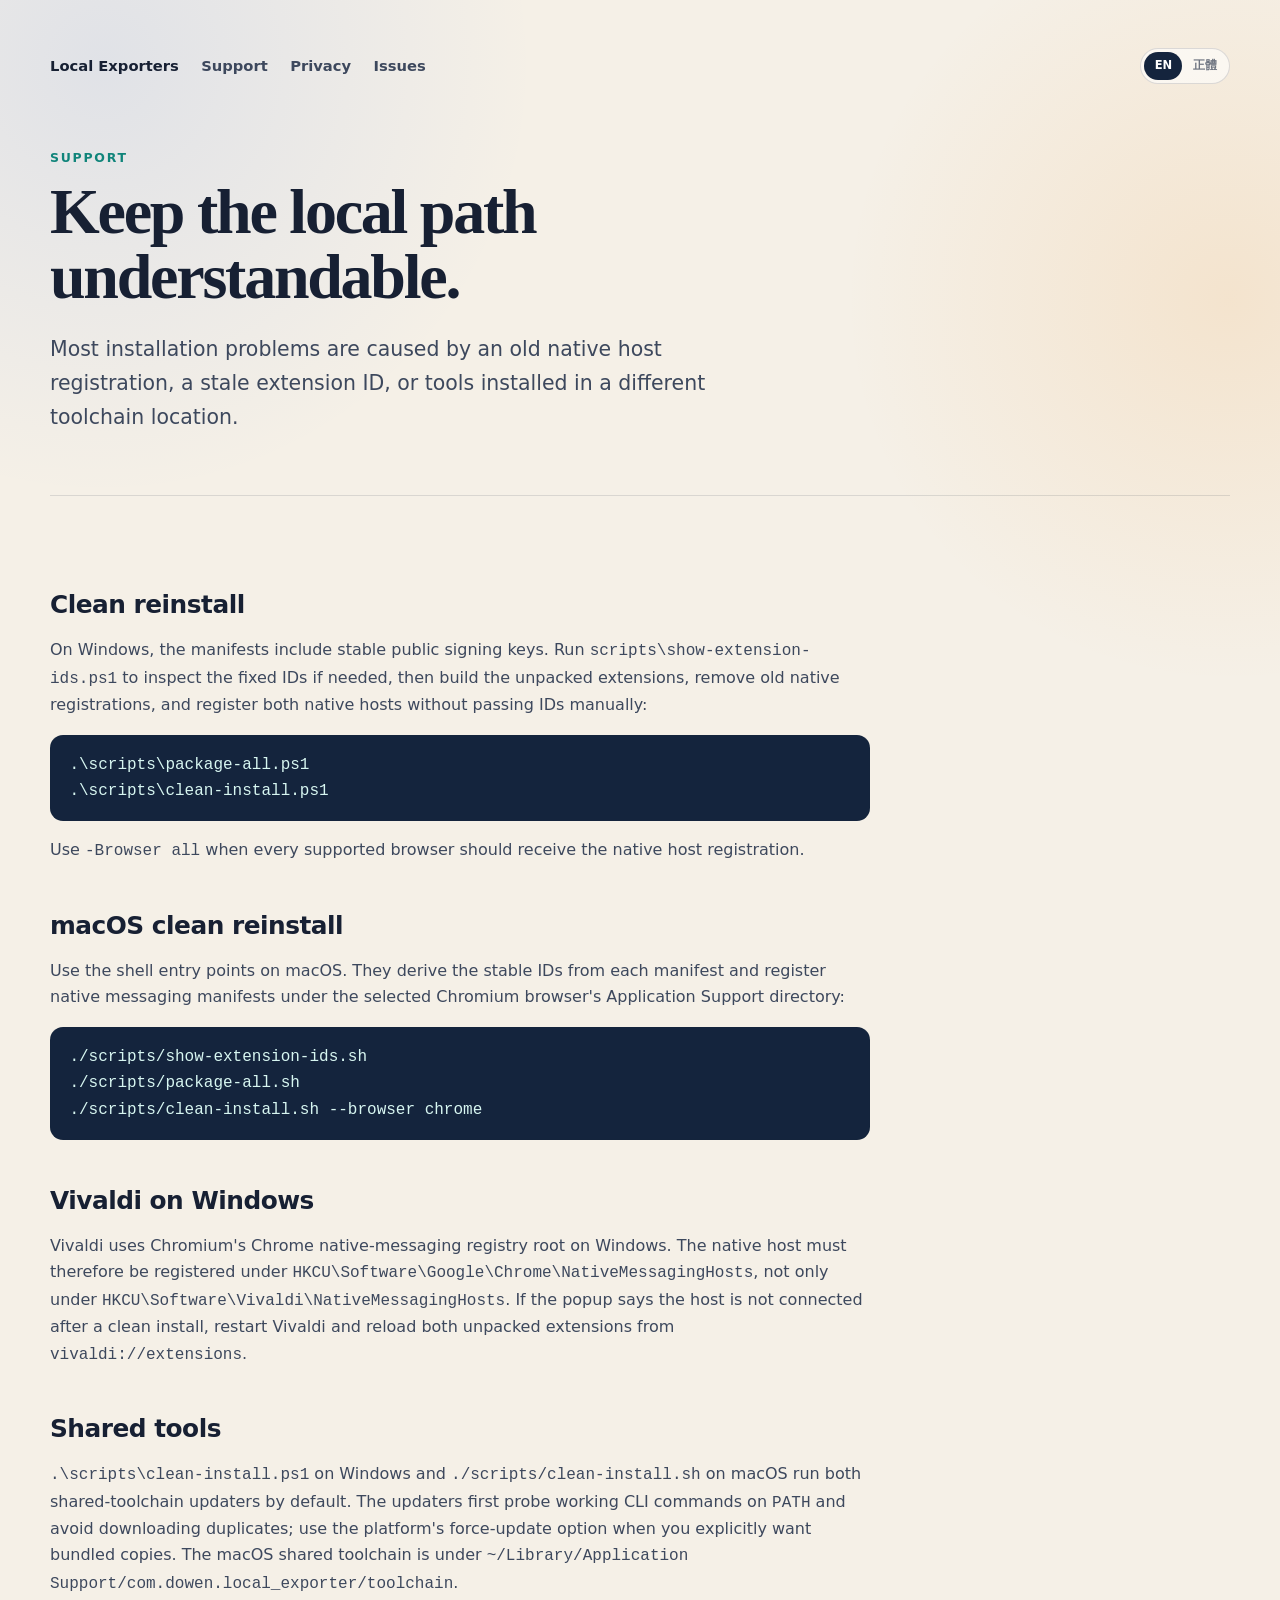
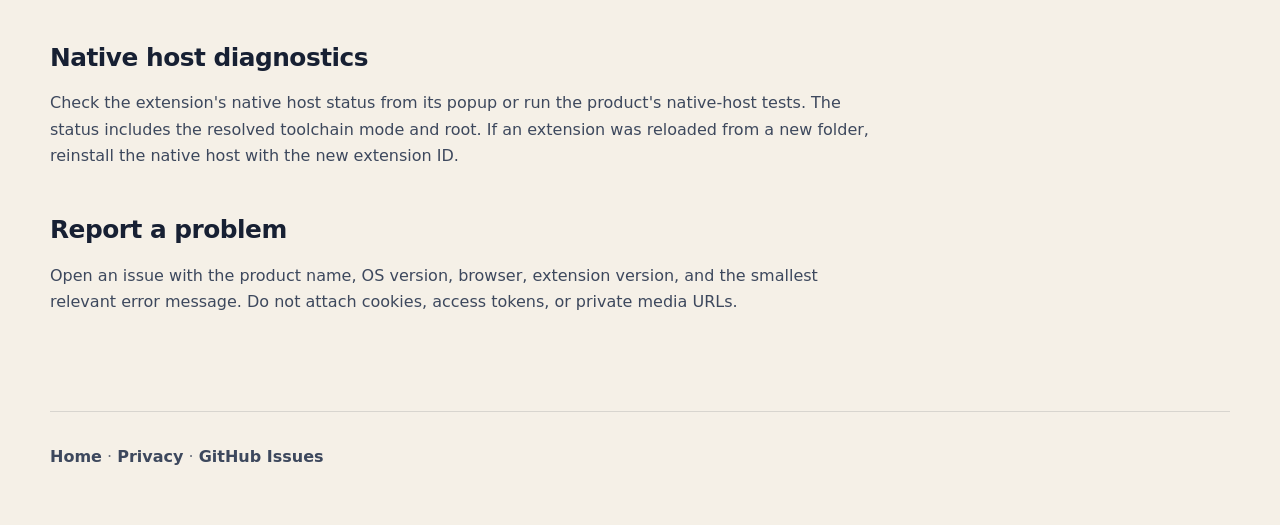
<file: docs/support.html>
<!doctype html>
<html lang="en">
<head>
  <meta charset="utf-8">
  <meta name="viewport" content="width=device-width, initial-scale=1">
  <title>Support · Local Exporters</title>
  <meta name="description" content="Installation, native host, shared toolchain, and troubleshooting guidance for Local Exporters.">
  <link rel="canonical" href="https://www.dowen.idv.tw/local_exporters/support.html">
  <link rel="alternate" hreflang="en" href="https://www.dowen.idv.tw/local_exporters/support.html">
  <link rel="alternate" hreflang="zh-Hant" href="https://www.dowen.idv.tw/local_exporters/zh-TW/support.html">
  <link rel="alternate" hreflang="x-default" href="https://www.dowen.idv.tw/local_exporters/support.html">
  <link rel="stylesheet" href="styles.css">
  <script src="language.js"></script>
</head>
<body>
  <div class="shell">
    <header>
      <div class="prose-nav-row">
        <nav><a href="./">Local Exporters</a><a href="support.html">Support</a><a href="privacy.html">Privacy</a><a href="https://github.com/Tokenyet/local_exporters/issues">Issues</a></nav>
        <div class="language-switcher" aria-label="Language"><a class="is-active" href="support.html?lang=en" lang="en">EN</a><a href="zh-TW/support.html?lang=zh-TW" lang="zh-Hant">正體</a></div>
      </div>
      <div class="eyebrow">Support</div>
      <h1>Keep the local path understandable.</h1>
      <p class="lead">Most installation problems are caused by an old native host registration, a stale extension ID, or tools installed in a different toolchain location.</p>
    </header>
    <main>
      <h2>Clean reinstall</h2>
      <p>On Windows, the manifests include stable public signing keys. Run <code>scripts\show-extension-ids.ps1</code> to inspect the fixed IDs if needed, then build the unpacked extensions, remove old native registrations, and register both native hosts without passing IDs manually:</p>
      <pre><code>.\scripts\package-all.ps1
.\scripts\clean-install.ps1</code></pre>
      <p>Use <code>-Browser all</code> when every supported browser should receive the native host registration.</p>

      <h2>macOS clean reinstall</h2>
      <p>Use the shell entry points on macOS. They derive the stable IDs from each manifest and register native messaging manifests under the selected Chromium browser's Application Support directory:</p>
      <pre><code>./scripts/show-extension-ids.sh
./scripts/package-all.sh
./scripts/clean-install.sh --browser chrome</code></pre>

      <h2>Vivaldi on Windows</h2>
      <p>Vivaldi uses Chromium's Chrome native-messaging registry root on Windows. The native host must therefore be registered under <code>HKCU\Software\Google\Chrome\NativeMessagingHosts</code>, not only under <code>HKCU\Software\Vivaldi\NativeMessagingHosts</code>. If the popup says the host is not connected after a clean install, restart Vivaldi and reload both unpacked extensions from <code>vivaldi://extensions</code>.</p>

      <h2>Shared tools</h2>
      <p><code>.\scripts\clean-install.ps1</code> on Windows and <code>./scripts/clean-install.sh</code> on macOS run both shared-toolchain updaters by default. The updaters first probe working CLI commands on <code>PATH</code> and avoid downloading duplicates; use the platform's force-update option when you explicitly want bundled copies. The macOS shared toolchain is under <code>~/Library/Application Support/com.dowen.local_exporter/toolchain</code>.</p>

      <h2>Native host diagnostics</h2>
      <p>Check the extension's native host status from its popup or run the product's native-host tests. The status includes the resolved toolchain mode and root. If an extension was reloaded from a new folder, reinstall the native host with the new extension ID.</p>

      <h2>Report a problem</h2>
      <p>Open an issue with the product name, OS version, browser, extension version, and the smallest relevant error message. Do not attach cookies, access tokens, or private media URLs.</p>
    </main>
    <footer><a href="./">Home</a> · <a href="privacy.html">Privacy</a> · <a href="https://github.com/Tokenyet/local_exporters/issues">GitHub Issues</a></footer>
  </div>
</body>
</html>
</file>
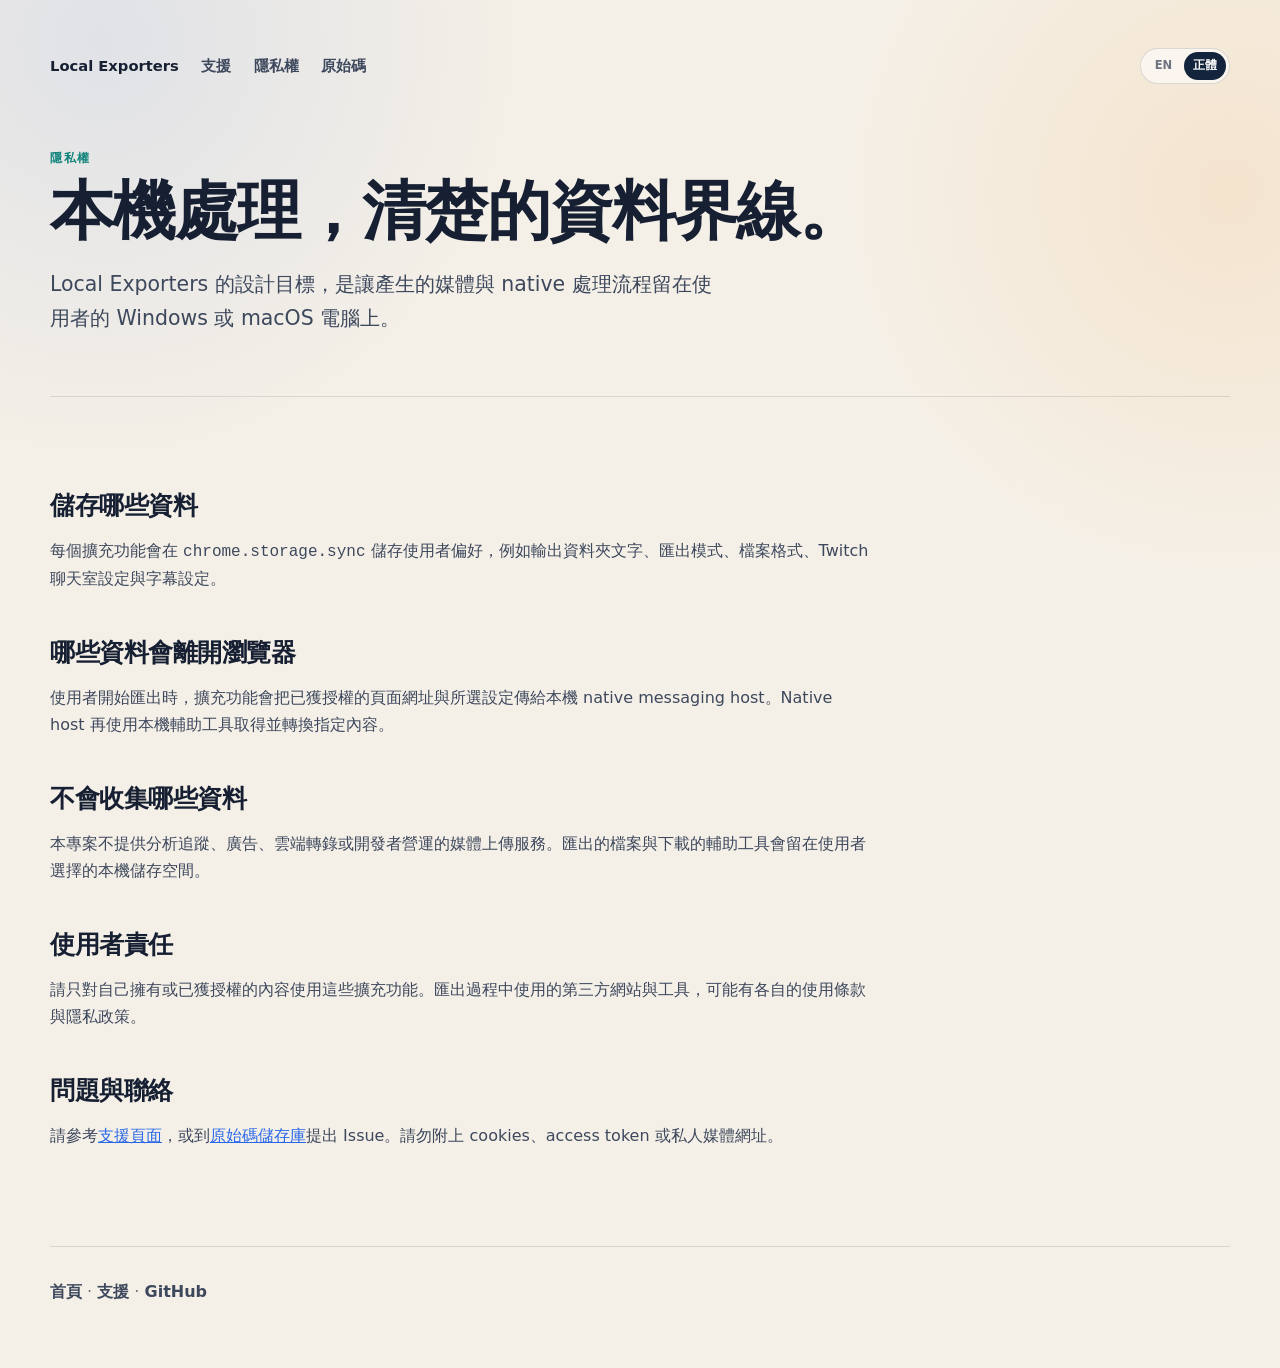
<file: docs/zh-TW/privacy.html>
<!doctype html>
<html lang="zh-Hant">
<head>
  <meta charset="utf-8">
  <meta name="viewport" content="width=device-width, initial-scale=1">
  <title>隱私權 · Local Exporters</title>
  <meta name="description" content="Local Exporters 的本機處理、瀏覽器偏好設定與 native messaging 隱私界線。">
  <link rel="canonical" href="https://www.dowen.idv.tw/local_exporters/zh-TW/privacy.html">
  <link rel="alternate" hreflang="en" href="https://www.dowen.idv.tw/local_exporters/privacy.html">
  <link rel="alternate" hreflang="zh-Hant" href="https://www.dowen.idv.tw/local_exporters/zh-TW/privacy.html">
  <link rel="alternate" hreflang="x-default" href="https://www.dowen.idv.tw/local_exporters/privacy.html">
  <link rel="stylesheet" href="../styles.css">
  <script src="../language.js"></script>
</head>
<body>
  <div class="shell">
    <header>
      <div class="prose-nav-row">
        <nav><a href="./">Local Exporters</a><a href="support.html">支援</a><a href="privacy.html">隱私權</a><a href="https://github.com/Tokenyet/local_exporters">原始碼</a></nav>
        <div class="language-switcher" aria-label="語言"><a href="../privacy.html?lang=en" lang="en">EN</a><a class="is-active" href="privacy.html?lang=zh-TW" lang="zh-Hant">正體</a></div>
      </div>
      <div class="eyebrow">隱私權</div>
      <h1>本機處理，清楚的資料界線。</h1>
      <p class="lead">Local Exporters 的設計目標，是讓產生的媒體與 native 處理流程留在使用者的 Windows 或 macOS 電腦上。</p>
    </header>
    <main>
      <h2>儲存哪些資料</h2>
      <p>每個擴充功能會在 <code>chrome.storage.sync</code> 儲存使用者偏好，例如輸出資料夾文字、匯出模式、檔案格式、Twitch 聊天室設定與字幕設定。</p>

      <h2>哪些資料會離開瀏覽器</h2>
      <p>使用者開始匯出時，擴充功能會把已獲授權的頁面網址與所選設定傳給本機 native messaging host。Native host 再使用本機輔助工具取得並轉換指定內容。</p>

      <h2>不會收集哪些資料</h2>
      <p>本專案不提供分析追蹤、廣告、雲端轉錄或開發者營運的媒體上傳服務。匯出的檔案與下載的輔助工具會留在使用者選擇的本機儲存空間。</p>

      <h2>使用者責任</h2>
      <p>請只對自己擁有或已獲授權的內容使用這些擴充功能。匯出過程中使用的第三方網站與工具，可能有各自的使用條款與隱私政策。</p>

      <h2>問題與聯絡</h2>
      <p>請參考<a href="support.html">支援頁面</a>，或到<a href="https://github.com/Tokenyet/local_exporters">原始碼儲存庫</a>提出 Issue。請勿附上 cookies、access token 或私人媒體網址。</p>
    </main>
    <footer><a href="./">首頁</a> · <a href="support.html">支援</a> · <a href="https://github.com/Tokenyet/local_exporters">GitHub</a></footer>
  </div>
</body>
</html>
</file>
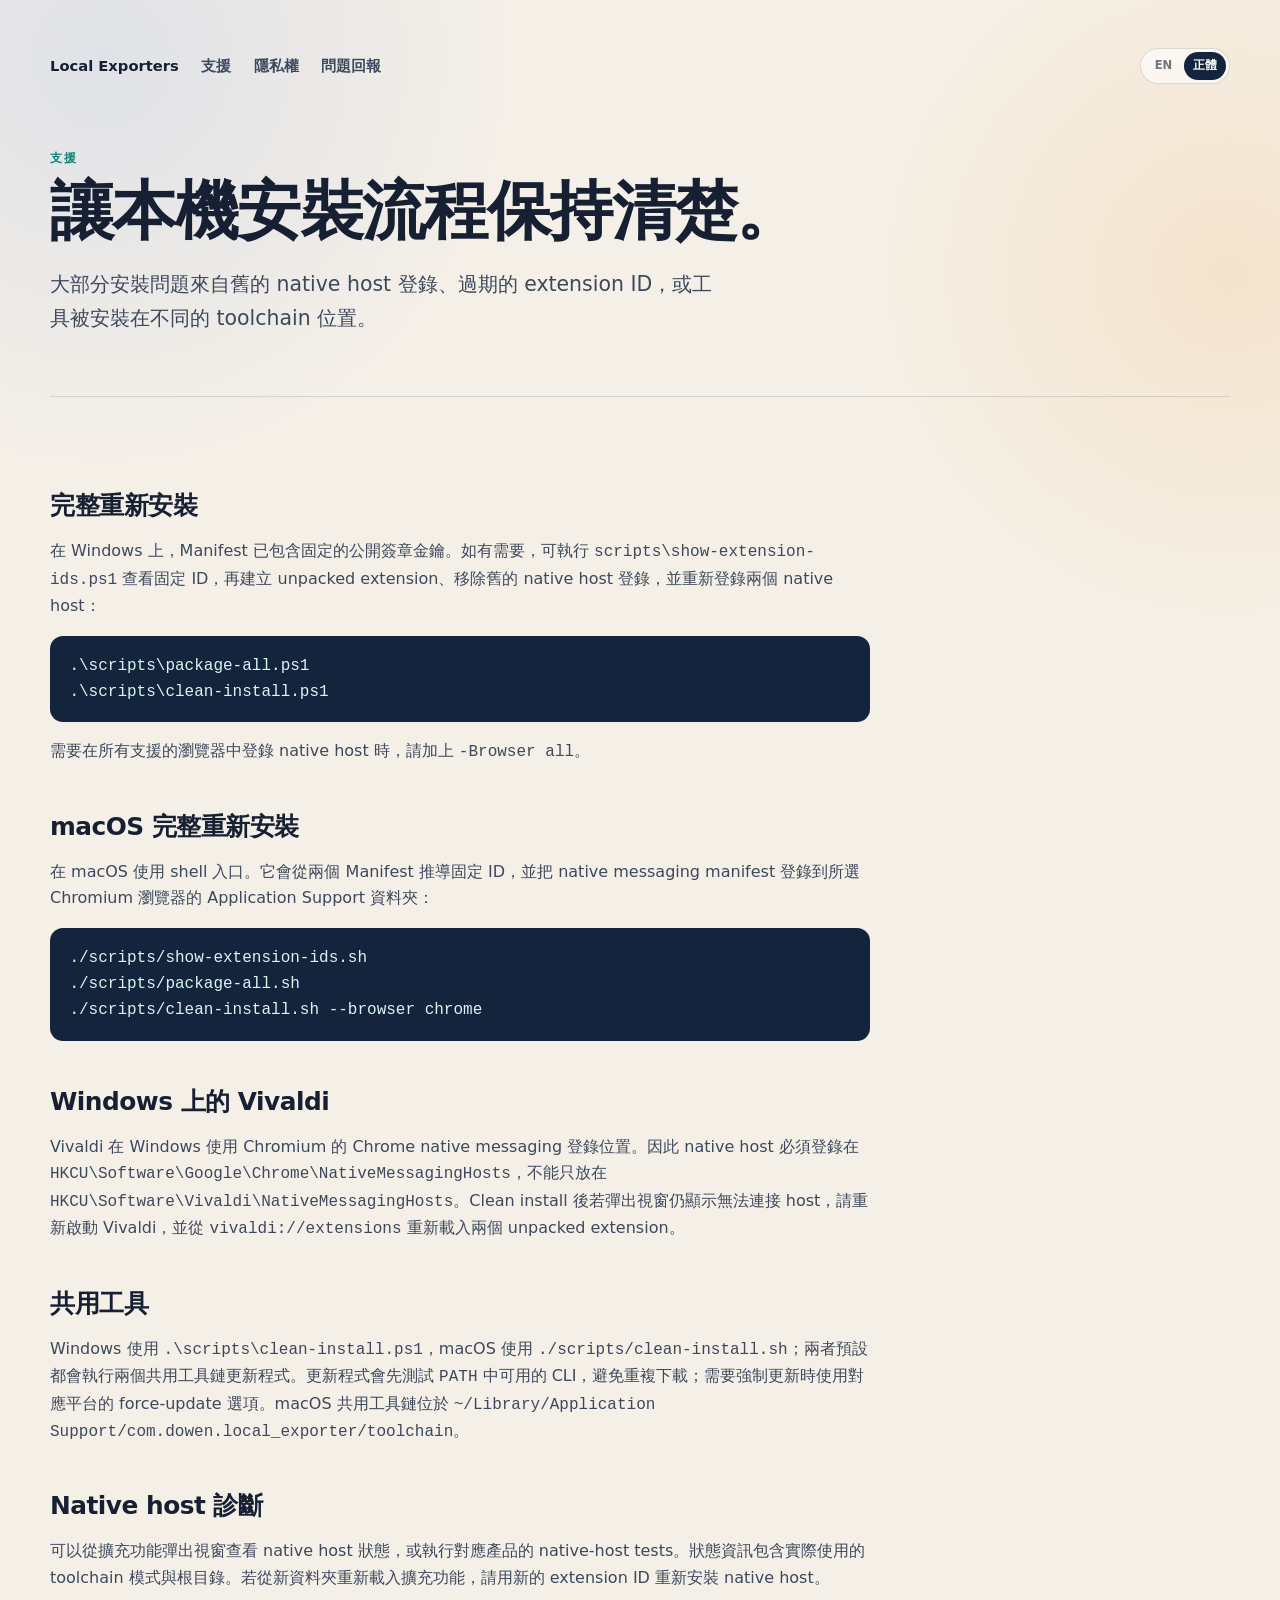
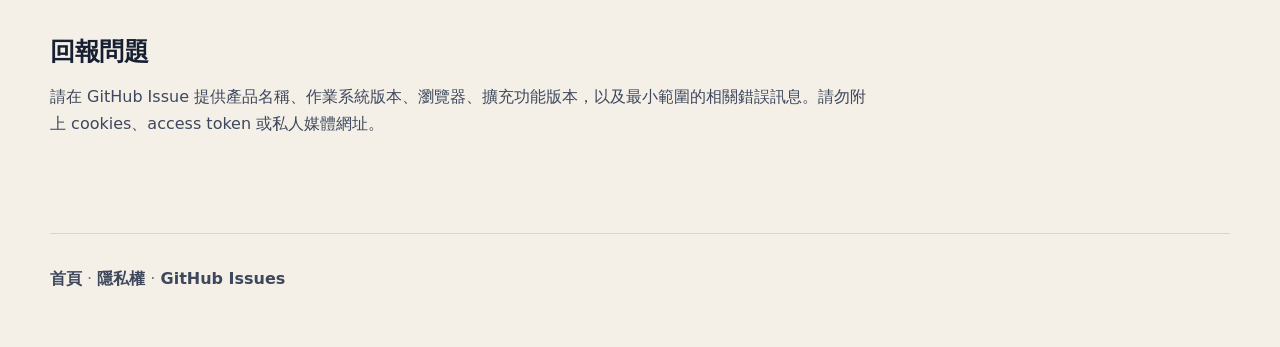
<file: docs/zh-TW/support.html>
<!doctype html>
<html lang="zh-Hant">
<head>
  <meta charset="utf-8">
  <meta name="viewport" content="width=device-width, initial-scale=1">
  <title>支援 · Local Exporters</title>
  <meta name="description" content="Local Exporters 的安裝、native host、共用工具鏈與疑難排解說明。">
  <link rel="canonical" href="https://www.dowen.idv.tw/local_exporters/zh-TW/support.html">
  <link rel="alternate" hreflang="en" href="https://www.dowen.idv.tw/local_exporters/support.html">
  <link rel="alternate" hreflang="zh-Hant" href="https://www.dowen.idv.tw/local_exporters/zh-TW/support.html">
  <link rel="alternate" hreflang="x-default" href="https://www.dowen.idv.tw/local_exporters/support.html">
  <link rel="stylesheet" href="../styles.css">
  <script src="../language.js"></script>
</head>
<body>
  <div class="shell">
    <header>
      <div class="prose-nav-row">
        <nav><a href="./">Local Exporters</a><a href="support.html">支援</a><a href="privacy.html">隱私權</a><a href="https://github.com/Tokenyet/local_exporters/issues">問題回報</a></nav>
        <div class="language-switcher" aria-label="語言"><a href="../support.html?lang=en" lang="en">EN</a><a class="is-active" href="support.html?lang=zh-TW" lang="zh-Hant">正體</a></div>
      </div>
      <div class="eyebrow">支援</div>
      <h1>讓本機安裝流程保持清楚。</h1>
      <p class="lead">大部分安裝問題來自舊的 native host 登錄、過期的 extension ID，或工具被安裝在不同的 toolchain 位置。</p>
    </header>
    <main>
      <h2>完整重新安裝</h2>
      <p>在 Windows 上，Manifest 已包含固定的公開簽章金鑰。如有需要，可執行 <code>scripts\show-extension-ids.ps1</code> 查看固定 ID，再建立 unpacked extension、移除舊的 native host 登錄，並重新登錄兩個 native host：</p>
      <pre><code>.\scripts\package-all.ps1
.\scripts\clean-install.ps1</code></pre>
      <p>需要在所有支援的瀏覽器中登錄 native host 時，請加上 <code>-Browser all</code>。</p>

      <h2>macOS 完整重新安裝</h2>
      <p>在 macOS 使用 shell 入口。它會從兩個 Manifest 推導固定 ID，並把 native messaging manifest 登錄到所選 Chromium 瀏覽器的 Application Support 資料夾：</p>
      <pre><code>./scripts/show-extension-ids.sh
./scripts/package-all.sh
./scripts/clean-install.sh --browser chrome</code></pre>

      <h2>Windows 上的 Vivaldi</h2>
      <p>Vivaldi 在 Windows 使用 Chromium 的 Chrome native messaging 登錄位置。因此 native host 必須登錄在 <code>HKCU\Software\Google\Chrome\NativeMessagingHosts</code>，不能只放在 <code>HKCU\Software\Vivaldi\NativeMessagingHosts</code>。Clean install 後若彈出視窗仍顯示無法連接 host，請重新啟動 Vivaldi，並從 <code>vivaldi://extensions</code> 重新載入兩個 unpacked extension。</p>

      <h2>共用工具</h2>
      <p>Windows 使用 <code>.\scripts\clean-install.ps1</code>，macOS 使用 <code>./scripts/clean-install.sh</code>；兩者預設都會執行兩個共用工具鏈更新程式。更新程式會先測試 <code>PATH</code> 中可用的 CLI，避免重複下載；需要強制更新時使用對應平台的 force-update 選項。macOS 共用工具鏈位於 <code>~/Library/Application Support/com.dowen.local_exporter/toolchain</code>。</p>

      <h2>Native host 診斷</h2>
      <p>可以從擴充功能彈出視窗查看 native host 狀態，或執行對應產品的 native-host tests。狀態資訊包含實際使用的 toolchain 模式與根目錄。若從新資料夾重新載入擴充功能，請用新的 extension ID 重新安裝 native host。</p>

      <h2>回報問題</h2>
      <p>請在 GitHub Issue 提供產品名稱、作業系統版本、瀏覽器、擴充功能版本，以及最小範圍的相關錯誤訊息。請勿附上 cookies、access token 或私人媒體網址。</p>
    </main>
    <footer><a href="./">首頁</a> · <a href="privacy.html">隱私權</a> · <a href="https://github.com/Tokenyet/local_exporters/issues">GitHub Issues</a></footer>
  </div>
</body>
</html>
</file>
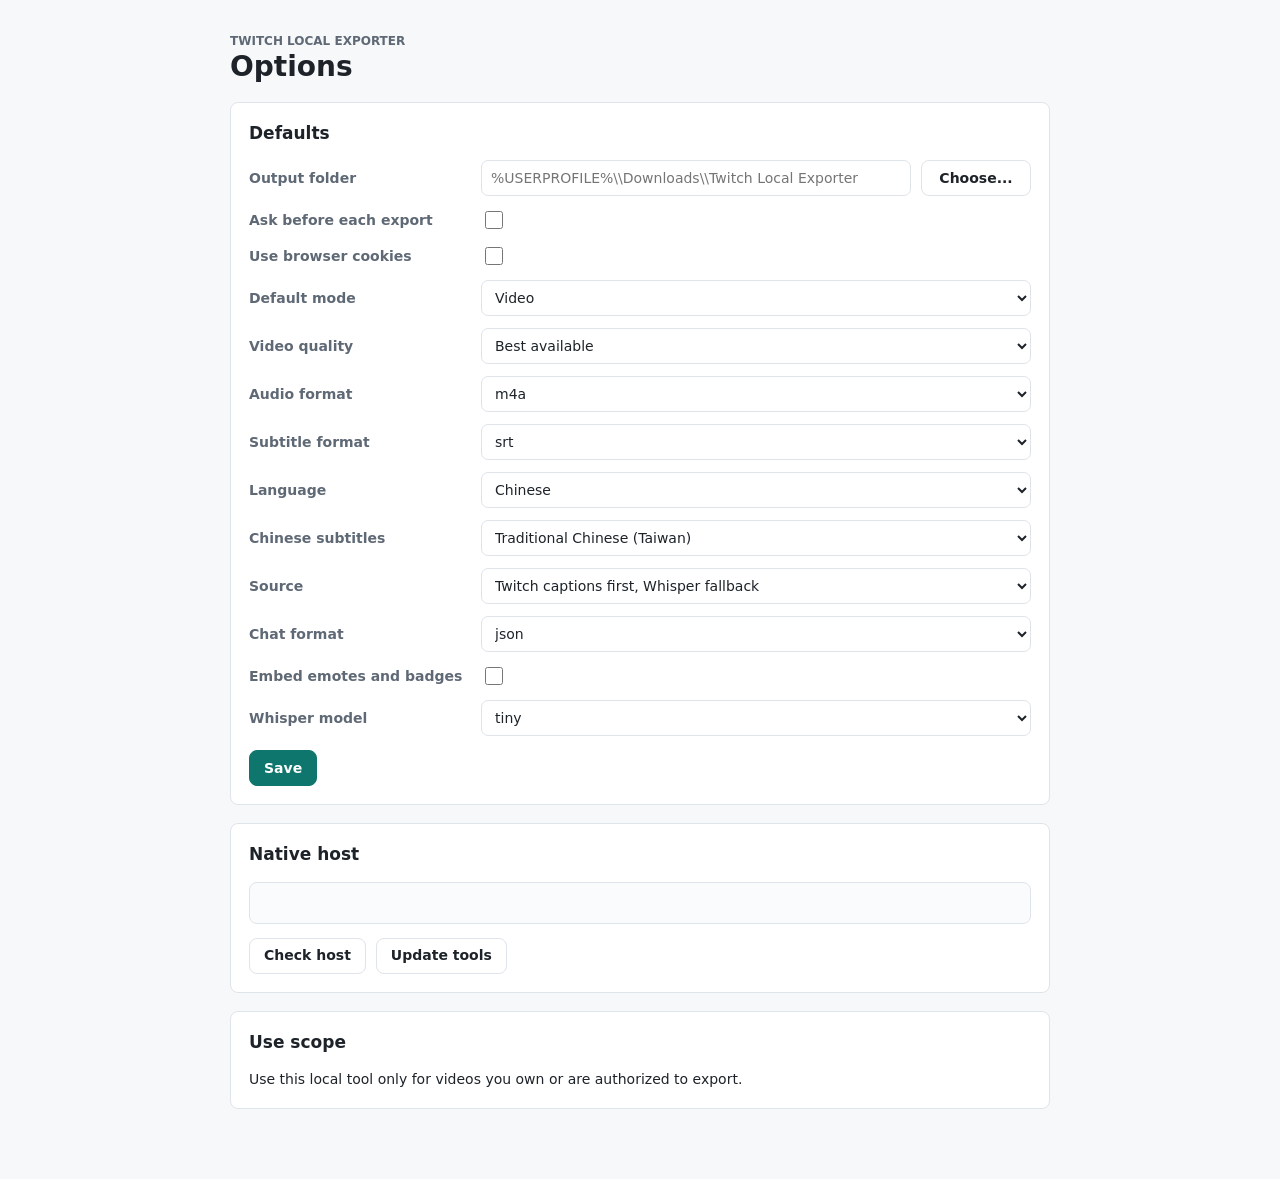
<file: apps/twitch/options/options.html>
<!doctype html>
<html lang="en">
  <head>
    <meta charset="utf-8">
    <meta name="viewport" content="width=device-width, initial-scale=1">
    <title data-i18n="optionsTitle">Twitch Local Exporter Options</title>
    <link rel="stylesheet" href="options.css">
  </head>
  <body>
    <main class="page">
      <header>
        <p class="eyebrow" data-i18n="extensionName">Twitch Local Exporter</p>
        <h1 data-i18n="optionsTitle">Options</h1>
      </header>

      <section class="band">
        <h2 data-i18n="defaultsHeading">Defaults</h2>
        <div class="grid">
          <label for="output-dir" data-i18n="outputDir">Output folder</label>
          <div class="input-row">
            <input id="output-dir" type="text" placeholder="%USERPROFILE%\\Downloads\\Twitch Local Exporter">
            <button id="choose-output" type="button" class="secondary" data-i18n="chooseFolder">Choose...</button>
          </div>

          <label for="ask-output-dir" data-i18n="askOutputDirOnExport">Ask before each export</label>
          <input id="ask-output-dir" type="checkbox">

          <label for="use-browser-cookies" data-i18n="useBrowserCookies">Use browser cookies</label>
          <input id="use-browser-cookies" type="checkbox">

          <label for="default-mode" data-i18n="defaultMode">Default mode</label>
          <select id="default-mode">
            <option value="video" data-i18n="modeVideo">Video</option>
            <option value="audio" data-i18n="modeAudio">Audio</option>
            <option value="subtitles" data-i18n="modeSubtitles">Subtitles</option>
            <option value="chat" data-i18n="modeChat">Chat</option>
          </select>

          <label for="video-quality" data-i18n="videoQuality">Video quality</label>
          <select id="video-quality">
            <option value="best" data-i18n="bestAvailable">Best available</option>
            <option value="2160">2160p</option>
            <option value="1440">1440p</option>
            <option value="1080">1080p</option>
            <option value="720">720p</option>
            <option value="480">480p</option>
            <option value="360">360p</option>
          </select>

          <label for="audio-format" data-i18n="audioFormat">Audio format</label>
          <select id="audio-format">
            <option value="m4a">m4a</option>
            <option value="mp3">mp3</option>
            <option value="opus">opus</option>
            <option value="wav">wav</option>
            <option value="best">best</option>
          </select>

          <label for="subtitle-format" data-i18n="subtitleFormat">Subtitle format</label>
          <select id="subtitle-format">
            <option value="srt">srt</option>
            <option value="vtt">vtt</option>
          </select>

          <label for="subtitle-language" data-i18n="subtitleLanguage">Language</label>
          <select id="subtitle-language">
            <option value="zh" data-i18n="languageChinese">Chinese</option>
            <option value="auto" data-i18n="autoLanguage">Auto</option>
            <option value="ja" data-i18n="languageJapanese">Japanese</option>
            <option value="en" data-i18n="languageEnglish">English</option>
          </select>

          <label for="subtitle-chinese-script" data-i18n="subtitleChineseScript">Chinese subtitles</label>
          <select id="subtitle-chinese-script">
            <option value="traditional_tw" data-i18n="subtitleChineseScriptTraditionalTw">Traditional Chinese (Taiwan)</option>
            <option value="original" data-i18n="subtitleChineseScriptOriginal">Original text</option>
          </select>

          <label for="subtitle-source" data-i18n="subtitleSource">Source</label>
          <select id="subtitle-source">
            <option value="auto" data-i18n="subtitleSourceAuto">Twitch captions first, Whisper fallback</option>
            <option value="twitch" data-i18n="subtitleSourceTwitch">Twitch captions only</option>
            <option value="whisper" data-i18n="subtitleSourceWhisper">Force Whisper</option>
          </select>

          <label for="chat-format" data-i18n="chatFormat">Chat format</label>
          <select id="chat-format">
            <option value="json">json</option>
            <option value="html">html</option>
            <option value="txt">txt</option>
          </select>

          <label for="embed-chat-images" data-i18n="embedChatImages">Embed emotes and badges</label>
          <input id="embed-chat-images" type="checkbox">

          <label for="whisper-model" data-i18n="whisperModel">Whisper model</label>
          <select id="whisper-model">
            <option value="tiny">tiny</option>
            <option value="base">base</option>
            <option value="small">small</option>
            <option value="medium">medium</option>
            <option value="large">large</option>
          </select>
        </div>
        <div class="actions">
          <button id="save" type="button" data-i18n="save">Save</button>
        </div>
      </section>

      <section class="band">
        <h2 data-i18n="nativeHostHeading">Native host</h2>
        <div id="host-status" class="status"></div>
        <div class="actions">
          <button id="check-host" class="secondary" type="button" data-i18n="checkHost">Check host</button>
          <button id="update-tools" class="secondary" type="button" data-i18n="updateTools">Update tools</button>
        </div>
      </section>

      <section class="band">
        <h2 data-i18n="scopeHeading">Use scope</h2>
        <p data-i18n="scopeCopy">Use this local tool only for videos you own or are authorized to export.</p>
      </section>

      <p id="status" class="save-status"></p>
    </main>
    <script src="options.js"></script>
  </body>
</html>
</file>
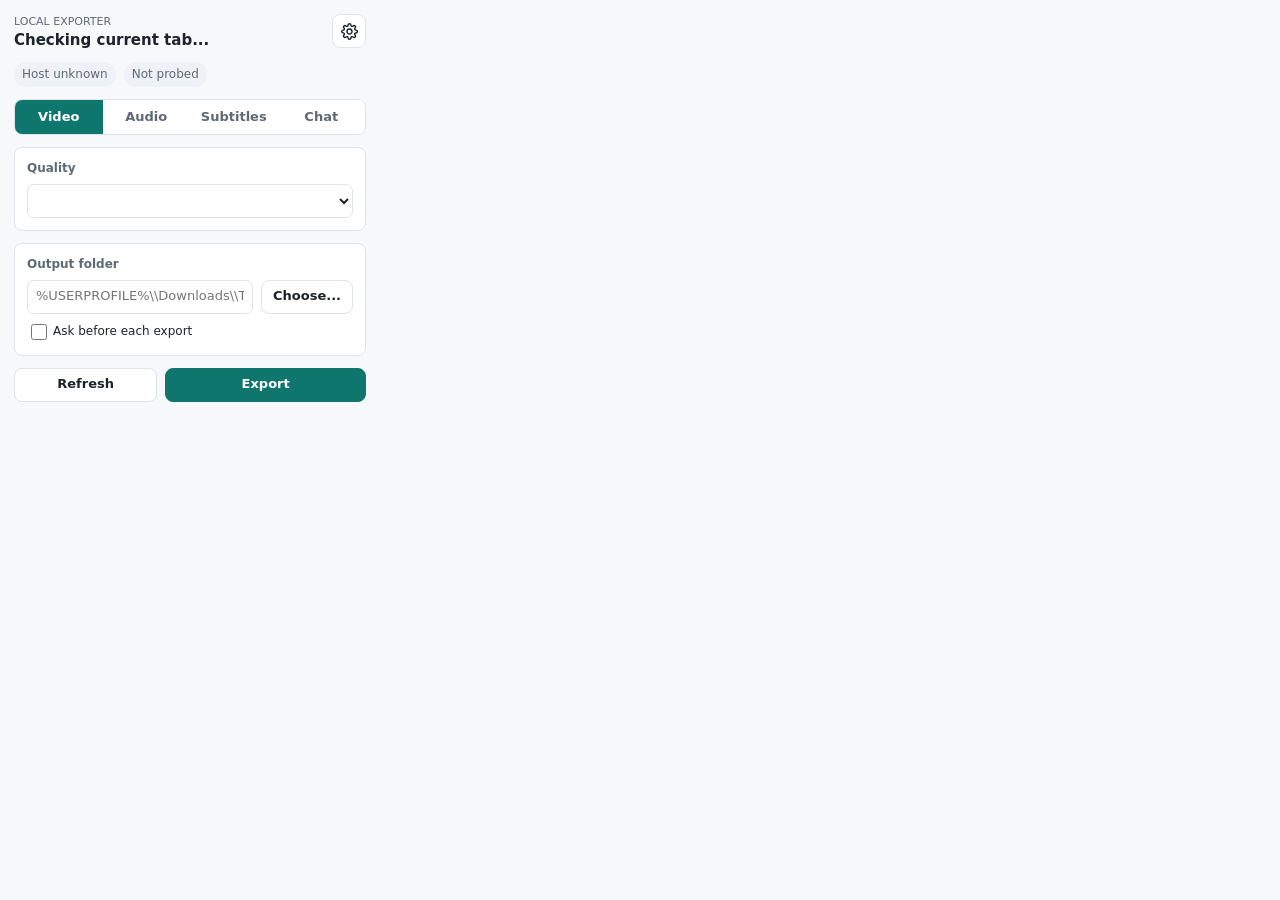
<file: apps/twitch/popup/popup.html>
<!doctype html>
<html lang="en">
  <head>
    <meta charset="utf-8">
    <meta name="viewport" content="width=device-width, initial-scale=1">
    <title data-i18n="extensionName">Twitch Local Exporter</title>
    <link rel="stylesheet" href="popup.css">
  </head>
  <body>
    <main class="shell">
      <header class="header">
        <div>
          <p class="eyebrow" data-i18n="popupEyebrow">Local exporter</p>
          <h1 id="video-title" data-i18n="loadingTitle">Checking current tab...</h1>
        </div>
        <button id="open-options" class="icon-button" type="button" title="Options" aria-label="Options">
          <svg aria-hidden="true" viewBox="0 0 24 24">
            <path d="M12 15.5a3.5 3.5 0 1 0 0-7 3.5 3.5 0 0 0 0 7Z"></path>
            <path d="M19.4 15a1.8 1.8 0 0 0 .36 1.98l.06.06a2 2 0 0 1-2.83 2.83l-.06-.06A1.8 1.8 0 0 0 15 19.4a1.8 1.8 0 0 0-1 1.6V21a2 2 0 0 1-4 0v-.09A1.8 1.8 0 0 0 9 19.4a1.8 1.8 0 0 0-1.98.36l-.06.06a2 2 0 0 1-2.83-2.83l.06-.06A1.8 1.8 0 0 0 4.6 15a1.8 1.8 0 0 0-1.6-1H3a2 2 0 0 1 0-4h.09A1.8 1.8 0 0 0 4.6 9a1.8 1.8 0 0 0-.36-1.98l-.06-.06a2 2 0 0 1 2.83-2.83l.06.06A1.8 1.8 0 0 0 9 4.6a1.8 1.8 0 0 0 1-1.6V3a2 2 0 0 1 4 0v.09a1.8 1.8 0 0 0 1 1.51 1.8 1.8 0 0 0 1.98-.36l.06-.06a2 2 0 0 1 2.83 2.83l-.06.06A1.8 1.8 0 0 0 19.4 9a1.8 1.8 0 0 0 1.6 1h.09a2 2 0 0 1 0 4H21a1.8 1.8 0 0 0-1.6 1Z"></path>
          </svg>
        </button>
      </header>

      <section class="notice" id="notice" hidden></section>

      <section class="status-row">
        <span id="host-status" class="chip" data-state="idle" data-i18n="hostUnknown">Host unknown</span>
        <span id="probe-status" class="chip" data-state="idle" data-i18n="probeIdle">Not probed</span>
      </section>

      <nav class="segment" aria-label="Export type">
        <button class="is-active" type="button" data-mode="video" data-i18n="modeVideo">Video</button>
        <button type="button" data-mode="audio" data-i18n="modeAudio">Audio</button>
        <button type="button" data-mode="subtitles" data-i18n="modeSubtitles">Subtitles</button>
        <button type="button" data-mode="chat" data-i18n="modeChat">Chat</button>
      </nav>

      <section id="video-panel" class="panel" data-panel="video">
        <label for="video-quality" data-i18n="videoQuality">Quality</label>
        <select id="video-quality"></select>
      </section>

      <section id="audio-panel" class="panel" data-panel="audio" hidden>
        <label for="audio-format" data-i18n="audioFormat">Audio format</label>
        <select id="audio-format">
          <option value="m4a">m4a</option>
          <option value="mp3">mp3</option>
          <option value="opus">opus</option>
          <option value="wav">wav</option>
          <option value="best">best</option>
        </select>
        <label for="audio-bitrate" data-i18n="audioBitrate">Available bitrate</label>
        <select id="audio-bitrate"></select>
      </section>

      <section id="subtitles-panel" class="panel" data-panel="subtitles" hidden>
        <label for="subtitle-language" data-i18n="subtitleLanguage">Language</label>
        <select id="subtitle-language"></select>
        <label for="subtitle-format" data-i18n="subtitleFormat">Subtitle format</label>
        <select id="subtitle-format">
          <option value="srt">srt</option>
          <option value="vtt">vtt</option>
        </select>
        <label for="subtitle-chinese-script" data-i18n="subtitleChineseScript">Chinese subtitles</label>
        <select id="subtitle-chinese-script">
          <option value="traditional_tw" data-i18n="subtitleChineseScriptTraditionalTw">Traditional Chinese (Taiwan)</option>
          <option value="original" data-i18n="subtitleChineseScriptOriginal">Original text</option>
        </select>
        <label for="subtitle-source" data-i18n="subtitleSource">Source</label>
        <select id="subtitle-source">
          <option value="auto" data-i18n="subtitleSourceAuto">Twitch captions first, Whisper fallback</option>
          <option value="twitch" data-i18n="subtitleSourceTwitch">Twitch captions only</option>
          <option value="whisper" data-i18n="subtitleSourceWhisper">Force Whisper</option>
        </select>
      </section>

      <section id="chat-panel" class="panel" data-panel="chat" hidden>
        <label for="chat-format" data-i18n="chatFormat">Chat format</label>
        <select id="chat-format">
          <option value="json">json</option>
          <option value="html">html</option>
          <option value="txt">txt</option>
        </select>
        <label class="check-row">
          <input id="embed-chat-images" type="checkbox">
          <span data-i18n="embedChatImages">Embed emotes and badges</span>
        </label>
      </section>

      <section class="panel">
        <label for="output-dir" data-i18n="outputDir">Output folder</label>
        <div class="input-row">
          <input id="output-dir" type="text" placeholder="%USERPROFILE%\\Downloads\\Twitch Local Exporter">
          <button id="choose-output" type="button" class="secondary" data-i18n="chooseFolder">Choose...</button>
        </div>
        <label class="check-row">
          <input id="ask-output-dir" type="checkbox">
          <span data-i18n="askOutputDirOnExport">Ask before each export</span>
        </label>
      </section>

      <section class="progress-card" id="job-card" hidden>
        <div class="progress-head">
          <span id="job-label" data-i18n="jobQueued">Queued</span>
          <span id="job-percent">0%</span>
        </div>
        <div class="bar"><span id="job-bar"></span></div>
        <p id="job-detail"></p>
        <div class="actions inline">
          <button id="open-output" type="button" class="secondary" disabled data-i18n="openOutput">Open</button>
          <button id="cancel-job" type="button" class="secondary" data-i18n="cancelJob">Cancel</button>
        </div>
      </section>

      <section class="actions">
        <button id="refresh" type="button" class="secondary" data-i18n="refresh">Refresh</button>
        <button id="export" type="button" data-i18n="exportButton">Export</button>
      </section>
    </main>
    <script src="popup.js"></script>
  </body>
</html>
</file>
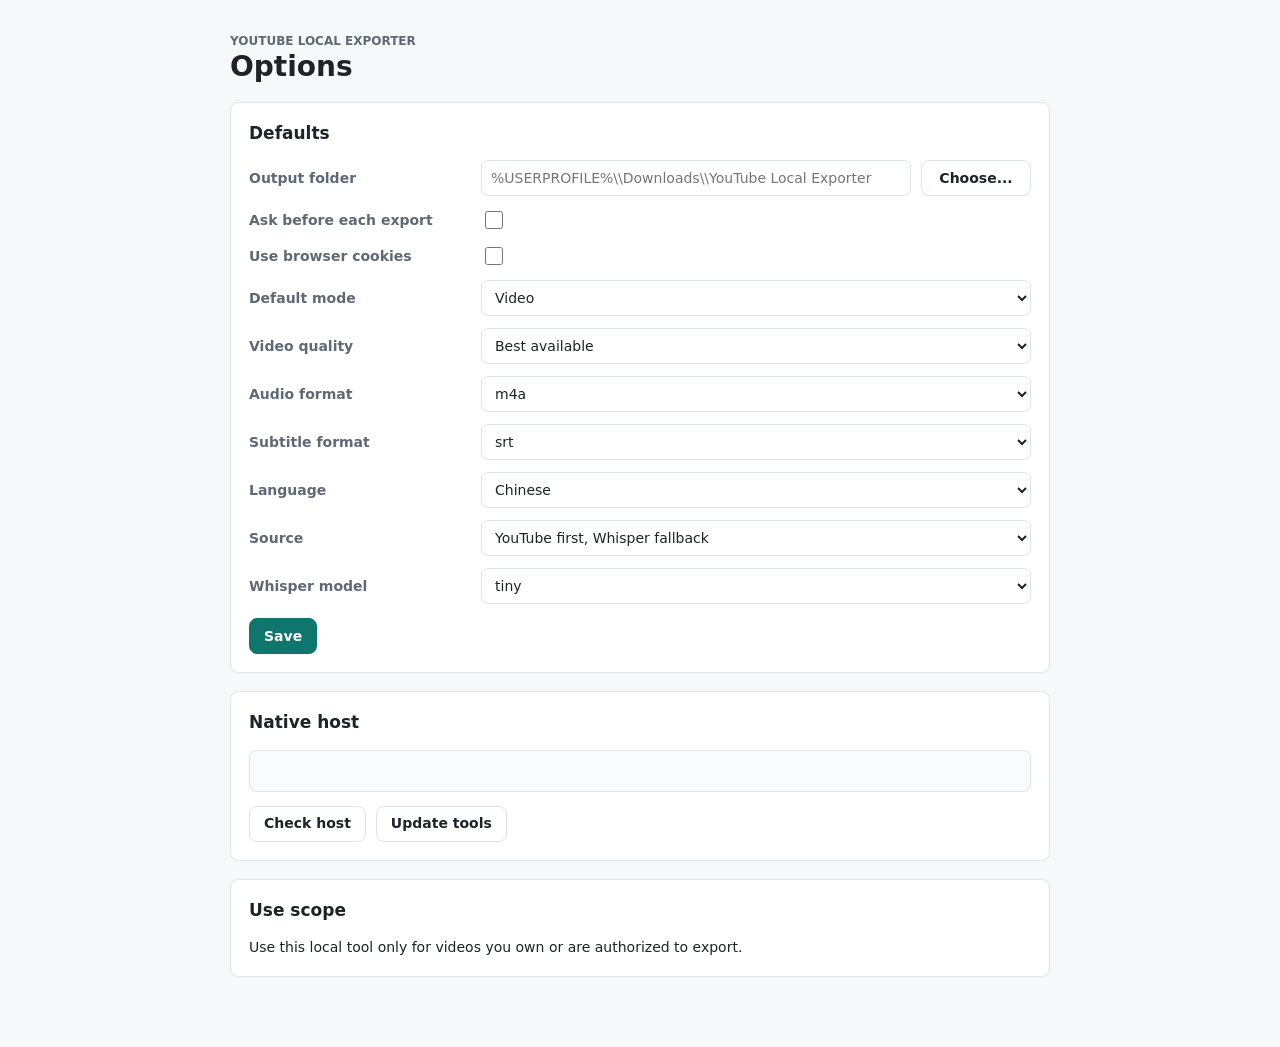
<file: apps/youtube/options/options.html>
<!doctype html>
<html lang="en">
  <head>
    <meta charset="utf-8">
    <meta name="viewport" content="width=device-width, initial-scale=1">
    <title data-i18n="optionsTitle">YouTube Local Exporter Options</title>
    <link rel="stylesheet" href="options.css">
  </head>
  <body>
    <main class="page">
      <header>
        <p class="eyebrow" data-i18n="extensionName">YouTube Local Exporter</p>
        <h1 data-i18n="optionsTitle">Options</h1>
      </header>

      <section class="band">
        <h2 data-i18n="defaultsHeading">Defaults</h2>
        <div class="grid">
          <label for="output-dir" data-i18n="outputDir">Output folder</label>
          <div class="input-row">
            <input id="output-dir" type="text" placeholder="%USERPROFILE%\\Downloads\\YouTube Local Exporter">
            <button id="choose-output" type="button" class="secondary" data-i18n="chooseFolder">Choose...</button>
          </div>

          <label for="ask-output-dir" data-i18n="askOutputDirOnExport">Ask before each export</label>
          <input id="ask-output-dir" type="checkbox">

          <label for="use-browser-cookies" data-i18n="useBrowserCookies">Use browser cookies</label>
          <input id="use-browser-cookies" type="checkbox">

          <label for="default-mode" data-i18n="defaultMode">Default mode</label>
          <select id="default-mode">
            <option value="video" data-i18n="modeVideo">Video</option>
            <option value="audio" data-i18n="modeAudio">Audio</option>
            <option value="subtitles" data-i18n="modeSubtitles">Subtitles</option>
          </select>

          <label for="video-quality" data-i18n="videoQuality">Video quality</label>
          <select id="video-quality">
            <option value="best" data-i18n="bestAvailable">Best available</option>
            <option value="2160">2160p</option>
            <option value="1440">1440p</option>
            <option value="1080">1080p</option>
            <option value="720">720p</option>
            <option value="480">480p</option>
            <option value="360">360p</option>
          </select>

          <label for="audio-format" data-i18n="audioFormat">Audio format</label>
          <select id="audio-format">
            <option value="m4a">m4a</option>
            <option value="mp3">mp3</option>
            <option value="opus">opus</option>
            <option value="wav">wav</option>
            <option value="best">best</option>
          </select>

          <label for="subtitle-format" data-i18n="subtitleFormat">Subtitle format</label>
          <select id="subtitle-format">
            <option value="srt">srt</option>
            <option value="vtt">vtt</option>
          </select>

          <label for="subtitle-language" data-i18n="subtitleLanguage">Language</label>
          <select id="subtitle-language">
            <option value="zh" data-i18n="languageChinese">Chinese</option>
            <option value="auto" data-i18n="autoLanguage">Auto</option>
            <option value="ja" data-i18n="languageJapanese">Japanese</option>
            <option value="en" data-i18n="languageEnglish">English</option>
          </select>

          <label for="subtitle-source" data-i18n="subtitleSource">Source</label>
          <select id="subtitle-source">
            <option value="auto" data-i18n="subtitleSourceAuto">YouTube first, Whisper fallback</option>
            <option value="youtube" data-i18n="subtitleSourceYoutube">YouTube subtitles only</option>
            <option value="whisper" data-i18n="subtitleSourceWhisper">Force Whisper</option>
          </select>

          <label for="whisper-model" data-i18n="whisperModel">Whisper model</label>
          <select id="whisper-model">
            <option value="tiny">tiny</option>
            <option value="base">base</option>
            <option value="small">small</option>
            <option value="medium">medium</option>
            <option value="large">large</option>
          </select>
        </div>
        <div class="actions">
          <button id="save" type="button" data-i18n="save">Save</button>
        </div>
      </section>

      <section class="band">
        <h2 data-i18n="nativeHostHeading">Native host</h2>
        <div id="host-status" class="status"></div>
        <div class="actions">
          <button id="check-host" class="secondary" type="button" data-i18n="checkHost">Check host</button>
          <button id="update-tools" class="secondary" type="button" data-i18n="updateTools">Update tools</button>
        </div>
      </section>

      <section class="band">
        <h2 data-i18n="scopeHeading">Use scope</h2>
        <p data-i18n="scopeCopy">Use this local tool only for videos you own or are authorized to export.</p>
      </section>

      <p id="status" class="save-status"></p>
    </main>
    <script src="options.js"></script>
  </body>
</html>
</file>
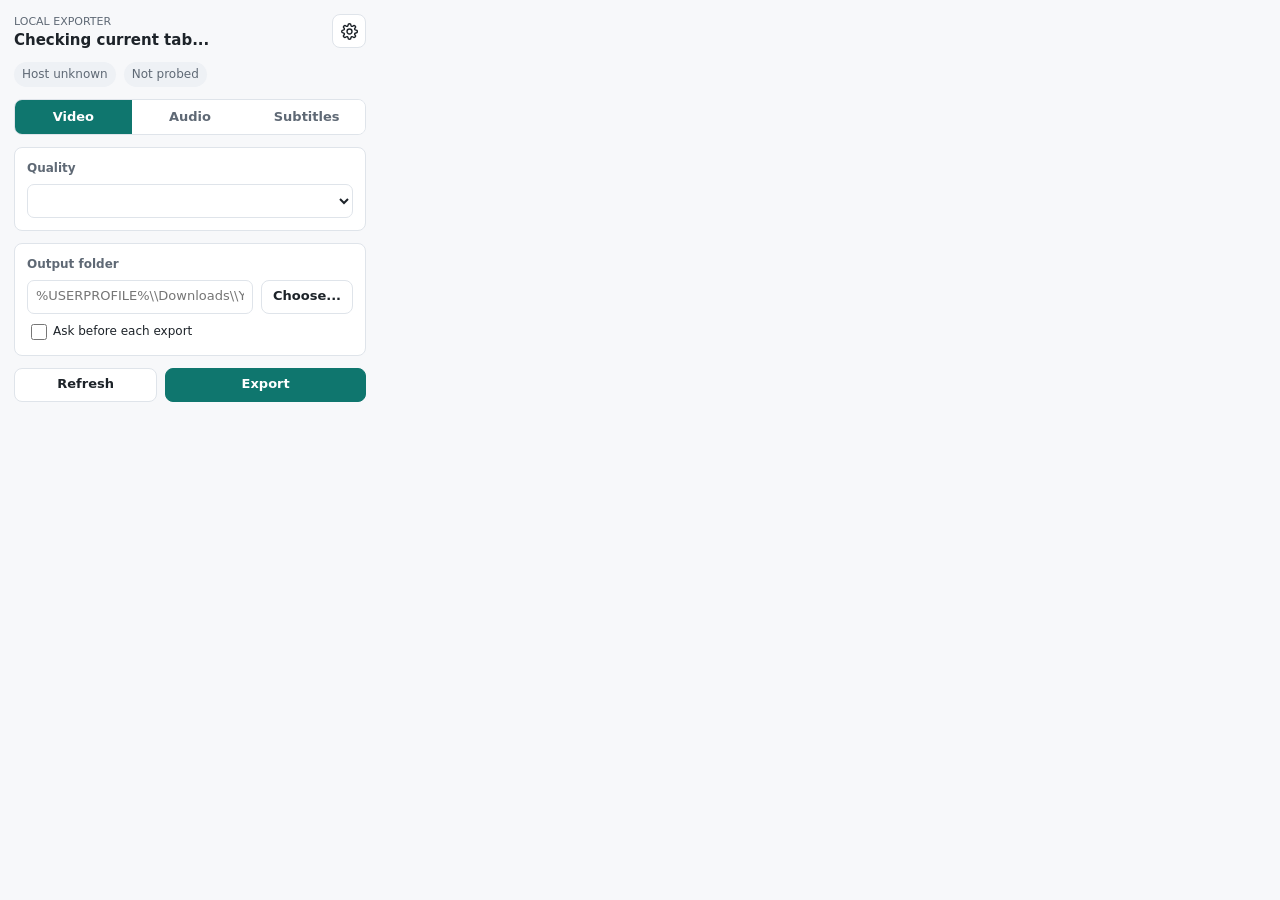
<file: apps/youtube/popup/popup.html>
<!doctype html>
<html lang="en">
  <head>
    <meta charset="utf-8">
    <meta name="viewport" content="width=device-width, initial-scale=1">
    <title data-i18n="extensionName">YouTube Local Exporter</title>
    <link rel="stylesheet" href="popup.css">
  </head>
  <body>
    <main class="shell">
      <header class="header">
        <div>
          <p class="eyebrow" data-i18n="popupEyebrow">Local exporter</p>
          <h1 id="video-title" data-i18n="loadingTitle">Checking current tab...</h1>
        </div>
        <button id="open-options" class="icon-button" type="button" title="Options" aria-label="Options">
          <svg aria-hidden="true" viewBox="0 0 24 24">
            <path d="M12 15.5a3.5 3.5 0 1 0 0-7 3.5 3.5 0 0 0 0 7Z"></path>
            <path d="M19.4 15a1.8 1.8 0 0 0 .36 1.98l.06.06a2 2 0 0 1-2.83 2.83l-.06-.06A1.8 1.8 0 0 0 15 19.4a1.8 1.8 0 0 0-1 1.6V21a2 2 0 0 1-4 0v-.09A1.8 1.8 0 0 0 9 19.4a1.8 1.8 0 0 0-1.98.36l-.06.06a2 2 0 0 1-2.83-2.83l.06-.06A1.8 1.8 0 0 0 4.6 15a1.8 1.8 0 0 0-1.6-1H3a2 2 0 0 1 0-4h.09A1.8 1.8 0 0 0 4.6 9a1.8 1.8 0 0 0-.36-1.98l-.06-.06a2 2 0 0 1 2.83-2.83l.06.06A1.8 1.8 0 0 0 9 4.6a1.8 1.8 0 0 0 1-1.6V3a2 2 0 0 1 4 0v.09a1.8 1.8 0 0 0 1 1.51 1.8 1.8 0 0 0 1.98-.36l.06-.06a2 2 0 0 1 2.83 2.83l-.06.06A1.8 1.8 0 0 0 19.4 9a1.8 1.8 0 0 0 1.6 1h.09a2 2 0 0 1 0 4H21a1.8 1.8 0 0 0-1.6 1Z"></path>
          </svg>
        </button>
      </header>

      <section class="notice" id="notice" hidden></section>

      <section class="status-row">
        <span id="host-status" class="chip" data-state="idle" data-i18n="hostUnknown">Host unknown</span>
        <span id="probe-status" class="chip" data-state="idle" data-i18n="probeIdle">Not probed</span>
      </section>

      <nav class="segment" aria-label="Export type">
        <button class="is-active" type="button" data-mode="video" data-i18n="modeVideo">Video</button>
        <button type="button" data-mode="audio" data-i18n="modeAudio">Audio</button>
        <button type="button" data-mode="subtitles" data-i18n="modeSubtitles">Subtitles</button>
      </nav>

      <section id="video-panel" class="panel" data-panel="video">
        <label for="video-quality" data-i18n="videoQuality">Quality</label>
        <select id="video-quality"></select>
      </section>

      <section id="audio-panel" class="panel" data-panel="audio" hidden>
        <label for="audio-format" data-i18n="audioFormat">Audio format</label>
        <select id="audio-format">
          <option value="m4a">m4a</option>
          <option value="mp3">mp3</option>
          <option value="opus">opus</option>
          <option value="wav">wav</option>
          <option value="best">best</option>
        </select>
        <label for="audio-bitrate" data-i18n="audioBitrate">Available bitrate</label>
        <select id="audio-bitrate"></select>
      </section>

      <section id="subtitles-panel" class="panel" data-panel="subtitles" hidden>
        <label for="subtitle-language" data-i18n="subtitleLanguage">Language</label>
        <select id="subtitle-language"></select>
        <label for="subtitle-format" data-i18n="subtitleFormat">Subtitle format</label>
        <select id="subtitle-format">
          <option value="srt">srt</option>
          <option value="vtt">vtt</option>
        </select>
        <label for="subtitle-source" data-i18n="subtitleSource">Source</label>
        <select id="subtitle-source">
          <option value="auto" data-i18n="subtitleSourceAuto">YouTube first, Whisper fallback</option>
          <option value="youtube" data-i18n="subtitleSourceYoutube">YouTube subtitles only</option>
          <option value="whisper" data-i18n="subtitleSourceWhisper">Force Whisper</option>
        </select>
      </section>

      <section class="panel">
        <label for="output-dir" data-i18n="outputDir">Output folder</label>
        <div class="input-row">
          <input id="output-dir" type="text" placeholder="%USERPROFILE%\\Downloads\\YouTube Local Exporter">
          <button id="choose-output" type="button" class="secondary" data-i18n="chooseFolder">Choose...</button>
        </div>
        <label class="check-row">
          <input id="ask-output-dir" type="checkbox">
          <span data-i18n="askOutputDirOnExport">Ask before each export</span>
        </label>
      </section>

      <section class="progress-card" id="job-card" hidden>
        <div class="progress-head">
          <span id="job-label" data-i18n="jobQueued">Queued</span>
          <span id="job-percent">0%</span>
        </div>
        <div class="bar"><span id="job-bar"></span></div>
        <p id="job-detail"></p>
        <div class="actions inline">
          <button id="open-output" type="button" class="secondary" disabled data-i18n="openOutput">Open</button>
          <button id="cancel-job" type="button" class="secondary" data-i18n="cancelJob">Cancel</button>
        </div>
      </section>

      <section class="actions">
        <button id="refresh" type="button" class="secondary" data-i18n="refresh">Refresh</button>
        <button id="export" type="button" data-i18n="exportButton">Export</button>
      </section>
    </main>
    <script src="popup.js"></script>
  </body>
</html>
</file>
<file: docs/styles.css>
:root {
  color-scheme: light;
  --paper: #f5f0e7;
  --paper-deep: #ebe2d4;
  --surface: #fffdf8;
  --surface-strong: #ffffff;
  --ink: #172033;
  --ink-soft: #3d485d;
  --muted: #6e7480;
  --line: #d9d0c2;
  --navy: #14243d;
  --blue: #2867e8;
  --blue-soft: #dfeaff;
  --teal: #10847a;
  --teal-soft: #d8f0eb;
  --orange: #ec8a18;
  --orange-soft: #ffedca;
  --twitch: #7441d7;
  --twitch-soft: #eee5ff;
  --youtube: #e44242;
  --youtube-soft: #ffe5e1;
  --shadow-sm: 0 10px 30px rgba(32, 37, 51, .08);
  --shadow-lg: 0 30px 80px rgba(28, 38, 57, .15);
  --radius-sm: 14px;
  --radius-md: 24px;
  --radius-lg: 34px;
}

* {
  box-sizing: border-box;
}

html {
  scroll-behavior: smooth;
}

body {
  margin: 0;
  background:
    radial-gradient(circle at 8% 3%, rgba(40, 103, 232, .10), transparent 27rem),
    radial-gradient(circle at 96% 14%, rgba(236, 138, 24, .12), transparent 24rem),
    var(--paper);
  color: var(--ink);
  font: 16px/1.65 system-ui, -apple-system, BlinkMacSystemFont, "Segoe UI", sans-serif;
  text-rendering: optimizeLegibility;
}

body::before {
  position: fixed;
  inset: 0;
  z-index: -1;
  background-image: radial-gradient(rgba(23, 32, 51, .08) .7px, transparent .7px);
  background-size: 18px 18px;
  opacity: .28;
  content: "";
  pointer-events: none;
}

img {
  display: block;
  max-width: 100%;
}

a {
  color: var(--blue);
}

button,
input,
select {
  font: inherit;
}

code,
pre {
  font-family: "Cascadia Code", "SFMono-Regular", Consolas, monospace;
}

.skip-link {
  position: fixed;
  top: .75rem;
  left: .75rem;
  z-index: 100;
  padding: .65rem 1rem;
  border-radius: 10px;
  background: var(--ink);
  color: #fff;
  transform: translateY(-150%);
}

.skip-link:focus {
  transform: translateY(0);
}

.site-wrap,
.shell {
  width: min(1180px, calc(100% - 2rem));
  margin: 0 auto;
}

.site-header {
  display: flex;
  position: relative;
  z-index: 10;
  align-items: center;
  justify-content: space-between;
  min-height: 86px;
  border-bottom: 1px solid rgba(23, 32, 51, .12);
}

.brand {
  display: inline-flex;
  gap: .75rem;
  align-items: center;
  color: var(--ink);
  font-weight: 800;
  letter-spacing: -.02em;
  text-decoration: none;
}

.brand-mark {
  display: inline-flex;
  gap: 3px;
  align-items: flex-end;
  justify-content: center;
  width: 30px;
  height: 30px;
  padding: 7px;
  border-radius: 9px;
  background: var(--navy);
}

.brand-mark span {
  display: block;
  width: 4px;
  border-radius: 999px;
  background: #fff;
}

.brand-mark span:nth-child(1) {
  height: 8px;
}

.brand-mark span:nth-child(2) {
  height: 15px;
  background: #79d9ca;
}

.brand-mark span:nth-child(3) {
  height: 11px;
  background: #ffbc5c;
}

.site-nav,
.site-footer nav,
.shell > header nav {
  display: flex;
  gap: 1.4rem;
  align-items: center;
  flex-wrap: wrap;
}

.header-tools,
.prose-nav-row {
  display: flex;
  gap: 1rem;
  align-items: center;
}

.header-tools {
  flex: 0 1 auto;
  justify-content: flex-end;
  min-width: 0;
}

.site-nav {
  flex-wrap: nowrap;
}

.site-nav a {
  white-space: nowrap;
}

.language-switcher {
  display: inline-flex;
  flex: 0 0 auto;
  gap: 2px;
  padding: 3px;
  border: 1px solid rgba(23, 32, 51, .14);
  border-radius: 999px;
  background: rgba(255, 255, 255, .58);
}

.language-switcher a {
  min-width: 38px;
  padding: .28rem .55rem;
  border-radius: 999px;
  color: var(--muted);
  font-size: .72rem;
  font-weight: 800;
  text-align: center;
  text-decoration: none;
}

.language-switcher a.is-active {
  background: var(--navy);
  color: #fff;
}

.site-nav a,
.site-footer nav a,
.shell > header nav a {
  color: var(--ink-soft);
  font-size: .92rem;
  font-weight: 650;
  text-decoration: none;
}

.site-nav a:hover,
.site-footer nav a:hover,
.shell > header nav a:hover {
  color: var(--blue);
}

.site-nav .nav-source {
  padding: .52rem .9rem;
  border: 1px solid rgba(23, 32, 51, .16);
  border-radius: 999px;
  background: rgba(255, 255, 255, .5);
}

.hero {
  display: grid;
  grid-template-columns: minmax(0, 1.08fr) minmax(400px, .92fr);
  gap: clamp(3rem, 6vw, 5rem);
  align-items: center;
  min-height: 660px;
  padding: 5.5rem 0 6rem;
}

.status-pill {
  display: inline-flex;
  gap: .55rem;
  align-items: center;
  margin-bottom: 2rem;
  padding: .4rem .75rem;
  border: 1px solid rgba(23, 32, 51, .12);
  border-radius: 999px;
  background: rgba(255, 255, 255, .62);
  color: var(--ink-soft);
  font-size: .78rem;
  font-weight: 750;
  letter-spacing: .035em;
  text-transform: uppercase;
  box-shadow: 0 6px 20px rgba(31, 38, 54, .05);
}

.status-pill span {
  width: 8px;
  height: 8px;
  border-radius: 50%;
  background: #2eaa72;
  box-shadow: 0 0 0 4px rgba(46, 170, 114, .13);
}

.kicker,
.eyebrow {
  margin: 0 0 .65rem;
  color: var(--teal);
  font-size: .78rem;
  font-weight: 850;
  letter-spacing: .14em;
  text-transform: uppercase;
}

h1,
h2,
h3 {
  margin-top: 0;
  font-family: Georgia, "Times New Roman", serif;
  font-weight: 700;
  letter-spacing: -.035em;
}

h1 {
  max-width: 700px;
  margin-bottom: 1.5rem;
  font-size: clamp(3rem, 5vw, 4.85rem);
  line-height: 1.02;
}

h2 {
  margin-bottom: 1.15rem;
  font-size: clamp(2rem, 3.5vw, 3.35rem);
  line-height: 1.08;
}

h3 {
  margin-bottom: .7rem;
  font-size: clamp(1.4rem, 2.1vw, 1.9rem);
  line-height: 1.18;
}

.hero-lead,
.lead {
  max-width: 680px;
  color: var(--ink-soft);
  font-size: clamp(1.08rem, 1.6vw, 1.3rem);
  line-height: 1.65;
}

.hero-actions {
  display: flex;
  gap: .8rem;
  align-items: center;
  flex-wrap: wrap;
  margin: 2rem 0 1.15rem;
}

.button {
  display: inline-flex;
  align-items: center;
  justify-content: center;
  min-height: 50px;
  padding: .75rem 1.2rem;
  border: 1px solid transparent;
  border-radius: 13px;
  font-weight: 780;
  text-decoration: none;
  transition: transform 160ms ease, box-shadow 160ms ease, background 160ms ease;
}

.button:hover {
  transform: translateY(-2px);
}

.button-primary {
  background: var(--navy);
  color: #fff;
  box-shadow: 0 14px 28px rgba(20, 36, 61, .22);
}

.button-primary:hover {
  background: #203758;
}

.button-secondary {
  border-color: rgba(23, 32, 51, .17);
  background: rgba(255, 255, 255, .6);
  color: var(--ink);
}

.button-secondary:hover {
  background: #fff;
  box-shadow: var(--shadow-sm);
}

.hero-note {
  margin: 0;
  color: var(--muted);
  font-size: .9rem;
}

.hero-visual {
  position: relative;
  min-height: 540px;
}

.visual-orbit {
  position: absolute;
  border: 1px dashed rgba(40, 103, 232, .22);
  border-radius: 50%;
}

.orbit-one {
  inset: 20px -25px 20px 20px;
}

.orbit-two {
  inset: 80px 35px 70px -20px;
  border-color: rgba(16, 132, 122, .22);
}

.stream-card,
.transcript-card,
.summary-card {
  position: absolute;
  border: 1px solid rgba(23, 32, 51, .13);
  background: rgba(255, 253, 248, .94);
  box-shadow: var(--shadow-lg);
  backdrop-filter: blur(14px);
}

.stream-card {
  top: 0;
  right: 5%;
  width: min(92%, 470px);
  overflow: hidden;
  border-radius: 24px;
  transform: rotate(1.5deg);
}

.stream-topline {
  display: flex;
  gap: .6rem;
  align-items: center;
  padding: .85rem 1rem;
  border-bottom: 1px solid rgba(23, 32, 51, .09);
  color: var(--ink-soft);
  font-size: .77rem;
  font-weight: 750;
}

.live-dot {
  width: 8px;
  height: 8px;
  border-radius: 50%;
  background: var(--youtube);
  box-shadow: 0 0 0 5px rgba(228, 66, 66, .13);
}

.stream-time {
  margin-left: auto;
  color: var(--muted);
}

.stream-stage {
  display: flex;
  gap: 9px;
  align-items: center;
  justify-content: center;
  height: 218px;
  background:
    linear-gradient(135deg, rgba(40, 103, 232, .18), rgba(116, 65, 215, .18)),
    var(--navy);
}

.wave {
  width: 10px;
  border-radius: 999px;
  background: linear-gradient(#76e0d0, #ffbb5d);
  box-shadow: 0 0 16px rgba(118, 224, 208, .3);
}

.wave-a { height: 38px; }
.wave-b { height: 72px; }
.wave-c { height: 112px; }
.wave-d { height: 148px; }
.wave-e { height: 98px; }
.wave-f { height: 132px; }
.wave-g { height: 68px; }
.wave-h { height: 42px; }

.stream-problem {
  display: flex;
  gap: .85rem;
  align-items: center;
  padding: 1rem 1.1rem 1.15rem;
}

.problem-icon {
  display: grid;
  place-items: center;
  width: 42px;
  height: 34px;
  border: 2px solid var(--youtube);
  border-radius: 9px;
  color: var(--youtube);
  font-size: .75rem;
  font-weight: 900;
}

.stream-problem strong,
.file-head strong,
.summary-card strong {
  display: block;
  font-size: .92rem;
}

.stream-problem small,
.file-head small,
.summary-card small {
  display: block;
  margin-top: .15rem;
  color: var(--muted);
  font-size: .73rem;
}

.transcript-card {
  right: -2%;
  bottom: 55px;
  width: min(75%, 350px);
  padding: 1.15rem;
  border-radius: 20px;
  transform: rotate(-2deg);
}

.file-head,
.summary-card {
  display: flex;
  gap: .8rem;
  align-items: center;
}

.file-icon {
  display: grid;
  place-items: center;
  width: 44px;
  height: 44px;
  border-radius: 12px;
  background: var(--blue-soft);
  color: var(--blue);
  font-size: .72rem;
  font-weight: 900;
}

.transcript-lines {
  display: grid;
  gap: .45rem;
  margin: 1rem 0;
}

.transcript-lines span {
  height: 7px;
  border-radius: 999px;
  background: #e4e7ec;
}

.transcript-lines span:nth-child(2) { width: 86%; }
.transcript-lines span:nth-child(3) { width: 93%; }
.transcript-lines span:nth-child(4) { width: 68%; }

.ready-row {
  display: flex;
  justify-content: space-between;
  padding-top: .75rem;
  border-top: 1px solid rgba(23, 32, 51, .1);
  color: var(--teal);
  font-size: .78rem;
}

.summary-card {
  bottom: 16px;
  left: 0;
  width: 260px;
  padding: .9rem 1rem;
  border-radius: 16px;
  transform: rotate(2.5deg);
}

.summary-spark {
  display: grid;
  flex: 0 0 auto;
  place-items: center;
  width: 38px;
  height: 38px;
  border-radius: 50%;
  background: var(--orange-soft);
  color: #b96706;
}

.section-block {
  padding: 6rem 0;
  border-top: 1px solid rgba(23, 32, 51, .12);
}

.section-heading {
  max-width: 850px;
  margin-bottom: 3rem;
}

.section-heading > p:last-child,
.split-heading > p {
  color: var(--ink-soft);
  font-size: 1.08rem;
}

.split-heading {
  display: grid;
  grid-template-columns: 1.2fr .8fr;
  gap: 5rem;
  align-items: end;
  max-width: none;
}

.split-heading h2 {
  margin-bottom: 0;
}

.motivation-grid {
  display: grid;
  grid-template-columns: repeat(2, minmax(0, 1fr));
  gap: 1.25rem;
}

.motive-card {
  position: relative;
  overflow: hidden;
  padding: clamp(1.5rem, 4vw, 2.6rem);
  border: 1px solid rgba(23, 32, 51, .11);
  border-radius: var(--radius-lg);
  box-shadow: var(--shadow-sm);
}

.motive-card::after {
  position: absolute;
  top: -80px;
  right: -70px;
  width: 210px;
  height: 210px;
  border: 1px solid currentColor;
  border-radius: 50%;
  opacity: .13;
  content: "";
}

.motive-youtube {
  background: linear-gradient(145deg, #fff8f4, var(--youtube-soft));
  color: #6e2525;
}

.motive-twitch {
  background: linear-gradient(145deg, #fbf8ff, var(--twitch-soft));
  color: #422673;
}

.motive-label {
  display: flex;
  gap: .6rem;
  align-items: center;
  margin-bottom: 2rem;
  color: currentColor;
  font-size: .78rem;
  font-weight: 850;
  letter-spacing: .12em;
  text-transform: uppercase;
}

.platform-dot {
  width: 10px;
  height: 10px;
  border-radius: 3px;
  background: currentColor;
}

.motive-problem {
  min-height: 3.5rem;
  color: currentColor;
  font-family: Georgia, "Times New Roman", serif;
  font-size: 1.2rem;
  font-style: italic;
  line-height: 1.45;
}

.motive-card h3 {
  max-width: 520px;
  color: var(--ink);
}

.motive-card > p:not(.motive-problem) {
  color: var(--ink-soft);
}

.feature-list {
  display: grid;
  gap: .65rem;
  margin: 1.5rem 0 0;
  padding: 1.2rem 0 0;
  border-top: 1px solid currentColor;
  list-style: none;
}

.feature-list li {
  display: grid;
  grid-template-columns: 18px 1fr;
  gap: .5rem;
  color: var(--ink-soft);
}

.feature-list li::before {
  color: currentColor;
  font-weight: 900;
  content: "✓";
}

.boundary-note {
  display: grid;
  grid-template-columns: 48px 1fr;
  gap: 1rem;
  align-items: start;
  margin-top: 1.25rem;
  padding: 1.25rem 1.4rem;
  border: 1px solid rgba(23, 32, 51, .12);
  border-radius: 18px;
  background: rgba(255, 255, 255, .52);
}

.boundary-note p {
  margin: 0;
  color: var(--ink-soft);
}

.boundary-icon {
  display: grid;
  place-items: center;
  width: 42px;
  height: 42px;
  border-radius: 12px;
  background: var(--teal-soft);
  color: var(--teal);
  font-size: 1.3rem;
  font-weight: 850;
}

.product-showcase {
  display: grid;
  grid-template-columns: minmax(0, .85fr) minmax(360px, 1.15fr);
  gap: clamp(3rem, 8vw, 7rem);
  align-items: center;
  min-height: 650px;
  margin: 1.5rem 0;
  padding: clamp(2rem, 5vw, 4rem);
  border: 1px solid rgba(23, 32, 51, .11);
  border-radius: 42px;
  box-shadow: var(--shadow-sm);
}

.product-twitch {
  background:
    radial-gradient(circle at 90% 15%, rgba(116, 65, 215, .18), transparent 25rem),
    #f8f4ff;
}

.product-youtube {
  grid-template-columns: minmax(360px, 1.15fr) minmax(0, .85fr);
  background:
    radial-gradient(circle at 10% 15%, rgba(228, 66, 66, .16), transparent 25rem),
    #fff8f4;
}

.product-youtube .product-copy {
  grid-column: 2;
  grid-row: 1;
}

.product-youtube .screenshot-stage {
  grid-column: 1;
  grid-row: 1;
}

.product-name {
  display: flex;
  gap: .8rem;
  align-items: center;
  margin-bottom: 2rem;
  font-size: .8rem;
  font-weight: 850;
  letter-spacing: .1em;
  text-transform: uppercase;
}

.product-number {
  display: grid;
  place-items: center;
  width: 32px;
  height: 32px;
  border: 1px solid currentColor;
  border-radius: 50%;
  font-size: .7rem;
}

.product-twitch .product-name {
  color: var(--twitch);
}

.product-youtube .product-name {
  color: var(--youtube);
}

.product-copy > p {
  color: var(--ink-soft);
  font-size: 1.05rem;
}

.output-chips {
  display: flex;
  gap: .45rem;
  flex-wrap: wrap;
  margin: 1.5rem 0 2rem;
}

.output-chips span {
  padding: .35rem .65rem;
  border: 1px solid rgba(23, 32, 51, .12);
  border-radius: 999px;
  background: rgba(255, 255, 255, .62);
  color: var(--ink-soft);
  font-size: .77rem;
  font-weight: 750;
}

.text-link {
  display: inline-flex;
  gap: .55rem;
  align-items: center;
  color: var(--ink);
  font-weight: 800;
  text-decoration: none;
}

.text-link span {
  transition: transform 160ms ease;
}

.text-link:hover span {
  transform: translateX(4px);
}

.screenshot-stage {
  display: grid;
  position: relative;
  place-items: center;
  min-height: 620px;
  margin: 0;
  padding: 58px 50px 44px;
  border: 1px solid rgba(23, 32, 51, .13);
  border-radius: 28px;
  background: rgba(255, 255, 255, .7);
  box-shadow: 0 24px 65px rgba(32, 37, 51, .13);
}

.screenshot-stage img {
  position: relative;
  z-index: 1;
  width: min(100%, 340px);
  height: auto;
  max-height: none;
  border-radius: 12px;
  object-fit: contain;
  box-shadow: 0 18px 45px rgba(22, 29, 43, .18);
}

.product-youtube .screenshot-stage img {
  width: min(100%, 332px);
}

.screenshot-glow {
  position: absolute;
  inset: 20% 18%;
  border-radius: 50%;
  background: rgba(116, 65, 215, .22);
  filter: blur(55px);
}

.product-youtube .screenshot-glow {
  background: rgba(228, 66, 66, .17);
}

.window-bar {
  display: flex;
  position: absolute;
  top: 0;
  left: 0;
  gap: 6px;
  align-items: center;
  width: 100%;
  height: 42px;
  padding: 0 14px;
  border-bottom: 1px solid rgba(23, 32, 51, .1);
}

.window-bar span {
  width: 8px;
  height: 8px;
  border-radius: 50%;
  background: #ef6d67;
}

.window-bar span:nth-child(2) {
  background: #f1b84b;
}

.window-bar span:nth-child(3) {
  background: #5fbd7b;
}

.window-bar small {
  margin-left: auto;
  color: var(--muted);
  font-size: .68rem;
  letter-spacing: .08em;
  text-transform: uppercase;
}

.screenshot-stage figcaption {
  position: absolute;
  right: 1rem;
  bottom: .8rem;
  color: var(--muted);
  font-size: .72rem;
}

.flow {
  display: grid;
  grid-template-columns: 1fr 32px 1fr 32px 1.15fr 32px 1fr 32px 1fr;
  gap: .35rem;
  align-items: stretch;
  margin: 3rem 0;
}

.flow-step {
  display: flex;
  min-height: 170px;
  padding: 1.15rem;
  border: 1px solid rgba(23, 32, 51, .12);
  border-radius: 20px;
  background: rgba(255, 255, 255, .58);
  flex-direction: column;
}

.flow-local {
  background: var(--teal-soft);
}

.flow-tools {
  background: var(--orange-soft);
}

.flow-output {
  background: var(--blue-soft);
}

.flow-number {
  display: grid;
  place-items: center;
  width: 28px;
  height: 28px;
  margin-bottom: auto;
  border-radius: 50%;
  background: var(--ink);
  color: #fff;
  font-size: .7rem;
  font-weight: 850;
}

.flow-step strong {
  margin-top: 1.2rem;
  line-height: 1.25;
}

.flow-step small {
  margin-top: .35rem;
  color: var(--ink-soft);
  line-height: 1.4;
}

.flow-arrow {
  display: grid;
  place-items: center;
  color: var(--muted);
  font-size: 1.25rem;
}

.tech-grid {
  display: grid;
  grid-template-columns: repeat(3, minmax(0, 1fr));
  gap: 1rem;
}

.tech-card {
  padding: 1.6rem;
  border: 1px solid rgba(23, 32, 51, .11);
  border-radius: var(--radius-md);
  background: rgba(255, 255, 255, .56);
}

.tech-card h3 {
  margin-top: 1.3rem;
  font-family: inherit;
  font-size: 1.15rem;
  letter-spacing: -.015em;
}

.tech-card p {
  margin-bottom: 0;
  color: var(--ink-soft);
  font-size: .94rem;
}

.tech-icon {
  display: grid;
  place-items: center;
  width: 46px;
  height: 46px;
  border-radius: 13px;
  font-size: .72rem;
  font-weight: 900;
  letter-spacing: .04em;
}

.tech-blue {
  background: var(--blue-soft);
  color: var(--blue);
}

.tech-green {
  background: var(--teal-soft);
  color: var(--teal);
}

.tech-orange {
  background: var(--orange-soft);
  color: #a55b06;
}

.architecture-gallery {
  display: grid;
  gap: 1rem;
  margin-top: 1rem;
}

.architecture-card {
  overflow: hidden;
  border: 1px solid rgba(23, 32, 51, .12);
  border-radius: 20px;
  background: rgba(255, 255, 255, .57);
}

.architecture-card summary {
  display: flex;
  gap: 1rem;
  align-items: center;
  justify-content: space-between;
  padding: 1.15rem 1.3rem;
  cursor: pointer;
  list-style: none;
}

.architecture-card summary::-webkit-details-marker {
  display: none;
}

.architecture-card summary span:first-child {
  display: grid;
}

.architecture-card summary small {
  color: var(--muted);
}

.summary-action {
  color: var(--blue);
  font-size: .8rem;
  font-weight: 800;
}

.architecture-card[open] .summary-action::after {
  content: " · close";
}

.architecture-card img {
  width: 100%;
  border-top: 1px solid rgba(23, 32, 51, .1);
  background: #fff;
}

.toolchain {
  display: grid;
  grid-template-columns: 1fr .85fr;
  gap: clamp(3rem, 8vw, 7rem);
  align-items: center;
}

.toolchain-copy > p:not(.kicker) {
  max-width: 620px;
  color: var(--ink-soft);
  font-size: 1.06rem;
}

.path-block {
  display: block;
  overflow: auto;
  margin-top: 1.5rem;
  padding: 1rem 1.1rem;
  border: 1px solid rgba(23, 32, 51, .13);
  border-radius: 13px;
  background: var(--navy);
  color: #d7f6f1;
  font-size: .88rem;
  white-space: nowrap;
}

.tool-stack {
  display: grid;
  gap: .75rem;
}

.tool-stack div {
  display: grid;
  grid-template-columns: 38px 1fr auto;
  gap: 1rem;
  align-items: center;
  padding: 1rem 1.15rem;
  border: 1px solid rgba(23, 32, 51, .11);
  border-radius: 15px;
  background: rgba(255, 255, 255, .66);
  box-shadow: var(--shadow-sm);
}

.tool-stack span {
  color: var(--muted);
  font-size: .7rem;
  font-weight: 850;
}

.tool-stack small {
  color: var(--muted);
}

.closing {
  display: grid;
  grid-template-columns: 1.2fr .8fr;
  gap: 3rem;
  align-items: end;
  margin: 2rem 0 5rem;
  padding: clamp(2rem, 5vw, 4rem);
  border-radius: 36px;
  background:
    radial-gradient(circle at 85% 15%, rgba(118, 224, 208, .17), transparent 20rem),
    radial-gradient(circle at 15% 90%, rgba(255, 187, 93, .15), transparent 22rem),
    var(--navy);
  color: #fff;
  box-shadow: var(--shadow-lg);
}

.closing h2 {
  margin-bottom: 0;
  font-size: clamp(2rem, 4vw, 3.6rem);
}

.closing .kicker {
  color: #78dccd;
}

.closing-actions {
  display: flex;
  gap: .75rem;
  justify-content: flex-end;
  flex-wrap: wrap;
}

.button-light {
  background: #fff;
  color: var(--navy);
}

.button-ghost {
  border-color: rgba(255, 255, 255, .24);
  color: #fff;
}

.button-ghost:hover {
  background: rgba(255, 255, 255, .08);
}

.site-footer {
  display: flex;
  align-items: flex-end;
  justify-content: space-between;
  padding: 2.5rem 0 4rem;
  border-top: 1px solid rgba(23, 32, 51, .13);
}

.footer-brand {
  margin-bottom: .6rem;
}

.site-footer p {
  margin: 0;
  color: var(--muted);
  font-size: .86rem;
}

/* Shared prose pages */
.shell > header:not(.site-header) {
  padding: 3rem 0 2.5rem;
  border-bottom: 1px solid rgba(23, 32, 51, .12);
}

.shell > header:not(.site-header) nav {
  margin-bottom: 0;
}

.prose-nav-row {
  justify-content: space-between;
  margin-bottom: 4rem;
}

.shell > header:not(.site-header) nav a:first-child {
  color: var(--ink);
  font-weight: 850;
}

.shell > header:not(.site-header) h1 {
  max-width: 900px;
  font-size: clamp(2.6rem, 5vw, 4.25rem);
}

.shell > main:not(#main) {
  max-width: 820px;
  padding: 3rem 0 2rem;
}

.shell > main:not(#main) h2 {
  margin-top: 3rem;
  font-family: inherit;
  font-size: 1.55rem;
  letter-spacing: -.02em;
}

.shell > main:not(#main) p {
  color: var(--ink-soft);
}

pre {
  overflow: auto;
  padding: 1rem 1.15rem;
  border: 1px solid rgba(23, 32, 51, .12);
  border-radius: 13px;
  background: var(--navy);
  color: #d7f6f1;
}

.shell > footer:not(.site-footer) {
  margin-top: 3rem;
  padding: 2rem 0 4rem;
  border-top: 1px solid rgba(23, 32, 51, .13);
  color: var(--muted);
}

.shell > footer:not(.site-footer) a {
  color: var(--ink-soft);
  font-weight: 650;
  text-decoration: none;
}

@media (max-width: 980px) {
  .site-header {
    align-items: flex-start;
    padding: 1.2rem 0;
    flex-direction: column;
  }

  .site-nav {
    gap: .9rem 1.2rem;
    flex-wrap: wrap;
  }

  .header-tools {
    width: 100%;
    justify-content: space-between;
  }

  .hero {
    grid-template-columns: 1fr;
    min-height: auto;
    padding: 5rem 0 6rem;
  }

  .hero-copy {
    max-width: 760px;
  }

  .hero-visual {
    width: min(620px, 100%);
    margin: 0 auto;
  }

  .split-heading,
  .toolchain,
  .closing {
    grid-template-columns: 1fr;
    gap: 2rem;
  }

  .product-showcase,
  .product-youtube {
    grid-template-columns: 1fr;
  }

  .product-youtube .product-copy,
  .product-youtube .screenshot-stage {
    grid-column: auto;
  }

  .product-youtube .product-copy {
    grid-row: 1;
  }

  .product-youtube .screenshot-stage {
    grid-row: 2;
  }

  .flow {
    grid-template-columns: 1fr;
  }

  .flow-step {
    min-height: 130px;
  }

  .flow-arrow {
    height: 24px;
    transform: rotate(90deg);
  }

  .closing-actions {
    justify-content: flex-start;
  }
}

@media (max-width: 720px) {
  .site-wrap,
  .shell {
    width: min(100% - 1.2rem, 1180px);
  }

  .site-nav a:not(.nav-source) {
    font-size: .82rem;
  }

  .hero {
    padding-top: 3.5rem;
  }

  h1 {
    font-size: clamp(2.6rem, 12vw, 3.8rem);
  }

  .hero-visual {
    min-height: 500px;
  }

  .stream-card {
    right: 0;
    width: 96%;
  }

  .transcript-card {
    right: 0;
    width: 82%;
  }

  .summary-card {
    left: 0;
    width: 230px;
  }

  .section-block {
    padding: 4.5rem 0;
  }

  .motivation-grid,
  .tech-grid {
    grid-template-columns: 1fr;
  }

  .motive-problem {
    min-height: 0;
  }

  .product-showcase {
    min-height: 0;
    padding: 1.2rem;
    border-radius: 28px;
  }

  .screenshot-stage {
    min-height: 0;
    padding: 54px 24px 38px;
  }

  .screenshot-stage img {
    width: min(100%, 340px);
    max-height: none;
  }

  .boundary-note {
    grid-template-columns: 1fr;
  }

  .tool-stack div {
    grid-template-columns: 32px 1fr;
  }

  .tool-stack small {
    grid-column: 2;
  }

  .closing {
    margin-bottom: 2rem;
    border-radius: 28px;
  }

  .site-footer {
    gap: 2rem;
    align-items: flex-start;
    flex-direction: column;
  }
}

@media (max-width: 480px) {
  .site-nav {
    display: none;
  }

  .site-header {
    align-items: center;
    min-height: 68px;
    justify-content: center;
    flex-direction: row;
  }

  .header-tools {
    width: auto;
    margin-left: auto;
  }

  .prose-nav-row {
    gap: 1rem;
    align-items: flex-start;
    flex-direction: column;
  }

  .hero-visual {
    min-height: 430px;
  }

  .stream-stage {
    height: 170px;
  }

  .transcript-card {
    bottom: 42px;
  }

  .summary-card {
    bottom: 0;
  }

  .hero-actions,
  .closing-actions {
    align-items: stretch;
    flex-direction: column;
  }

  .button {
    width: 100%;
  }

  .architecture-card summary {
    align-items: flex-start;
    flex-direction: column;
  }
}

html[lang="zh-Hant"] h1,
html[lang="zh-Hant"] h2,
html[lang="zh-Hant"] h3,
html[lang="zh-Hant"] .motive-problem {
  font-family: "Noto Serif TC", "Microsoft JhengHei", serif;
  letter-spacing: -.025em;
}

@media (prefers-reduced-motion: reduce) {
  html {
    scroll-behavior: auto;
  }

  *,
  *::before,
  *::after {
    scroll-behavior: auto !important;
    transition: none !important;
  }
}
</file>
<file: apps/twitch/options/options.css>
:root {
  color-scheme: light;
  --bg: #f7f8fa;
  --surface: #ffffff;
  --text: #1d2329;
  --muted: #5f6975;
  --line: #dfe4ea;
  --accent: #0f766e;
  --accent-strong: #0b5f59;
  --danger: #b42318;
  --ok: #1b7f45;
}

* {
  box-sizing: border-box;
}

body {
  margin: 0;
  background: var(--bg);
  color: var(--text);
  font: 14px/1.5 system-ui, -apple-system, BlinkMacSystemFont, "Segoe UI", sans-serif;
}

.page {
  width: min(820px, calc(100vw - 32px));
  margin: 32px auto;
  display: grid;
  gap: 18px;
}

header h1,
h2,
p {
  margin: 0;
}

.eyebrow {
  color: var(--muted);
  font-size: 12px;
  font-weight: 700;
  text-transform: uppercase;
}

header h1 {
  font-size: 28px;
  line-height: 1.2;
}

.band {
  display: grid;
  gap: 14px;
  padding: 18px;
  background: var(--surface);
  border: 1px solid var(--line);
  border-radius: 8px;
}

h2 {
  font-size: 17px;
}

.grid {
  display: grid;
  grid-template-columns: minmax(160px, 220px) 1fr;
  gap: 12px;
  align-items: center;
}

label {
  color: var(--muted);
  font-weight: 650;
}

input,
select,
button {
  font: inherit;
}

input,
select {
  min-height: 36px;
  width: 100%;
  border: 1px solid var(--line);
  border-radius: 7px;
  padding: 6px 9px;
  background: #fff;
  color: var(--text);
}

input[type="checkbox"] {
  width: 18px;
  height: 18px;
  min-height: 0;
}

.input-row {
  display: grid;
  grid-template-columns: 1fr 110px;
  gap: 10px;
}

button {
  min-height: 36px;
  padding: 0 14px;
  border: 1px solid var(--accent);
  border-radius: 8px;
  background: var(--accent);
  color: #fff;
  font-weight: 650;
  cursor: pointer;
}

button:hover {
  background: var(--accent-strong);
}

.secondary {
  background: var(--surface);
  color: var(--text);
  border-color: var(--line);
}

.secondary:hover {
  background: #eef3f2;
}

.actions {
  display: flex;
  gap: 10px;
  flex-wrap: wrap;
}

.status {
  min-height: 42px;
  padding: 10px;
  border: 1px solid var(--line);
  border-radius: 8px;
  background: #fafbfc;
  white-space: pre-wrap;
}

.status.ok {
  border-color: #b7e2c4;
  background: #eef9f1;
  color: var(--ok);
}

.status.error {
  border-color: #f4bbb5;
  background: #fff1f0;
  color: var(--danger);
}

.save-status {
  min-height: 20px;
  color: var(--muted);
}

@media (max-width: 640px) {
  .grid {
    grid-template-columns: 1fr;
    gap: 7px;
  }
}
</file>
<file: apps/twitch/popup/popup.css>
:root {
  color-scheme: light;
  --bg: #f7f8fa;
  --surface: #ffffff;
  --text: #1d2329;
  --muted: #5f6975;
  --line: #dfe4ea;
  --accent: #0f766e;
  --accent-strong: #0b5f59;
  --danger: #b42318;
  --warn: #9a5b00;
  --ok: #1b7f45;
}

* {
  box-sizing: border-box;
}

[hidden] {
  display: none !important;
}

body {
  width: 380px;
  margin: 0;
  background: var(--bg);
  color: var(--text);
  font: 13px/1.4 system-ui, -apple-system, BlinkMacSystemFont, "Segoe UI", sans-serif;
}

.shell {
  display: grid;
  gap: 12px;
  padding: 14px;
}

.header {
  display: grid;
  grid-template-columns: 1fr 34px;
  gap: 10px;
  align-items: start;
}

.eyebrow {
  margin: 0 0 2px;
  color: var(--muted);
  font-size: 11px;
  text-transform: uppercase;
}

h1 {
  margin: 0;
  font-size: 15px;
  line-height: 1.25;
  max-height: 40px;
  overflow: hidden;
}

button,
select,
input {
  font: inherit;
}

button {
  min-height: 34px;
  border: 1px solid var(--accent);
  border-radius: 8px;
  background: var(--accent);
  color: #fff;
  font-weight: 650;
  cursor: pointer;
}

button:hover {
  background: var(--accent-strong);
}

button:disabled {
  cursor: not-allowed;
  opacity: 0.55;
}

.secondary {
  background: var(--surface);
  color: var(--text);
  border-color: var(--line);
}

.secondary:hover {
  background: #eef3f2;
}

.icon-button {
  width: 34px;
  padding: 0;
  background: var(--surface);
  color: var(--text);
  border-color: var(--line);
  display: grid;
  place-items: center;
}

.icon-button svg {
  width: 17px;
  height: 17px;
  fill: none;
  stroke: currentColor;
  stroke-width: 2;
  stroke-linecap: round;
  stroke-linejoin: round;
}

.notice {
  padding: 9px 10px;
  border: 1px solid #f0d9a8;
  border-radius: 8px;
  background: #fff7e8;
  color: #603d00;
}

.status-row {
  display: flex;
  gap: 8px;
  flex-wrap: wrap;
}

.chip {
  padding: 4px 8px;
  border-radius: 999px;
  background: #eef1f5;
  color: var(--muted);
  font-size: 12px;
}

.chip[data-state="ok"] {
  background: #e7f6ed;
  color: var(--ok);
}

.chip[data-state="warn"] {
  background: #fff4df;
  color: var(--warn);
}

.chip[data-state="error"] {
  background: #fdecea;
  color: var(--danger);
}

.segment {
  display: grid;
  grid-template-columns: repeat(4, 1fr);
  border: 1px solid var(--line);
  border-radius: 8px;
  overflow: hidden;
  background: var(--surface);
}

.segment button {
  border: 0;
  border-radius: 0;
  background: var(--surface);
  color: var(--muted);
}

.segment button.is-active {
  background: var(--accent);
  color: #fff;
}

.panel,
.progress-card {
  display: grid;
  gap: 7px;
  padding: 12px;
  border: 1px solid var(--line);
  border-radius: 8px;
  background: var(--surface);
}

label {
  color: var(--muted);
  font-size: 12px;
  font-weight: 650;
}

select,
input {
  width: 100%;
  min-height: 34px;
  border: 1px solid var(--line);
  border-radius: 7px;
  padding: 6px 8px;
  background: #fff;
  color: var(--text);
}

.input-row {
  display: grid;
  grid-template-columns: 1fr 92px;
  gap: 8px;
}

.check-row {
  display: grid;
  grid-template-columns: 18px 1fr;
  gap: 8px;
  align-items: center;
  color: var(--text);
  font-weight: 500;
}

.check-row input {
  min-height: 0;
  width: 16px;
  height: 16px;
}

.actions {
  display: grid;
  grid-template-columns: 1fr 1.4fr;
  gap: 8px;
}

.actions.inline {
  grid-template-columns: 1fr 1fr;
}

.progress-head {
  display: flex;
  justify-content: space-between;
  gap: 12px;
  font-weight: 650;
}

.bar {
  height: 8px;
  border-radius: 999px;
  background: #e8edf2;
  overflow: hidden;
}

.bar span {
  display: block;
  width: 0%;
  height: 100%;
  border-radius: inherit;
  background: var(--accent);
  transition: width 160ms ease;
}

#job-detail {
  min-height: 18px;
  margin: 0;
  color: var(--muted);
  overflow-wrap: anywhere;
}
</file>
<file: apps/youtube/options/options.css>
:root {
  color-scheme: light;
  --bg: #f7f8fa;
  --surface: #ffffff;
  --text: #1d2329;
  --muted: #5f6975;
  --line: #dfe4ea;
  --accent: #0f766e;
  --accent-strong: #0b5f59;
  --danger: #b42318;
  --ok: #1b7f45;
}

* {
  box-sizing: border-box;
}

body {
  margin: 0;
  background: var(--bg);
  color: var(--text);
  font: 14px/1.5 system-ui, -apple-system, BlinkMacSystemFont, "Segoe UI", sans-serif;
}

.page {
  width: min(820px, calc(100vw - 32px));
  margin: 32px auto;
  display: grid;
  gap: 18px;
}

header h1,
h2,
p {
  margin: 0;
}

.eyebrow {
  color: var(--muted);
  font-size: 12px;
  font-weight: 700;
  text-transform: uppercase;
}

header h1 {
  font-size: 28px;
  line-height: 1.2;
}

.band {
  display: grid;
  gap: 14px;
  padding: 18px;
  background: var(--surface);
  border: 1px solid var(--line);
  border-radius: 8px;
}

h2 {
  font-size: 17px;
}

.grid {
  display: grid;
  grid-template-columns: minmax(160px, 220px) 1fr;
  gap: 12px;
  align-items: center;
}

label {
  color: var(--muted);
  font-weight: 650;
}

input,
select,
button {
  font: inherit;
}

input,
select {
  min-height: 36px;
  width: 100%;
  border: 1px solid var(--line);
  border-radius: 7px;
  padding: 6px 9px;
  background: #fff;
  color: var(--text);
}

input[type="checkbox"] {
  width: 18px;
  height: 18px;
  min-height: 0;
}

.input-row {
  display: grid;
  grid-template-columns: 1fr 110px;
  gap: 10px;
}

button {
  min-height: 36px;
  padding: 0 14px;
  border: 1px solid var(--accent);
  border-radius: 8px;
  background: var(--accent);
  color: #fff;
  font-weight: 650;
  cursor: pointer;
}

button:hover {
  background: var(--accent-strong);
}

.secondary {
  background: var(--surface);
  color: var(--text);
  border-color: var(--line);
}

.secondary:hover {
  background: #eef3f2;
}

.actions {
  display: flex;
  gap: 10px;
  flex-wrap: wrap;
}

.status {
  min-height: 42px;
  padding: 10px;
  border: 1px solid var(--line);
  border-radius: 8px;
  background: #fafbfc;
  white-space: pre-wrap;
}

.status.ok {
  border-color: #b7e2c4;
  background: #eef9f1;
  color: var(--ok);
}

.status.error {
  border-color: #f4bbb5;
  background: #fff1f0;
  color: var(--danger);
}

.save-status {
  min-height: 20px;
  color: var(--muted);
}

@media (max-width: 640px) {
  .grid {
    grid-template-columns: 1fr;
    gap: 7px;
  }
}
</file>
<file: apps/youtube/popup/popup.css>
:root {
  color-scheme: light;
  --bg: #f7f8fa;
  --surface: #ffffff;
  --text: #1d2329;
  --muted: #5f6975;
  --line: #dfe4ea;
  --accent: #0f766e;
  --accent-strong: #0b5f59;
  --danger: #b42318;
  --warn: #9a5b00;
  --ok: #1b7f45;
}

* {
  box-sizing: border-box;
}

[hidden] {
  display: none !important;
}

body {
  width: 380px;
  margin: 0;
  background: var(--bg);
  color: var(--text);
  font: 13px/1.4 system-ui, -apple-system, BlinkMacSystemFont, "Segoe UI", sans-serif;
}

.shell {
  display: grid;
  gap: 12px;
  padding: 14px;
}

.header {
  display: grid;
  grid-template-columns: 1fr 34px;
  gap: 10px;
  align-items: start;
}

.eyebrow {
  margin: 0 0 2px;
  color: var(--muted);
  font-size: 11px;
  text-transform: uppercase;
}

h1 {
  margin: 0;
  font-size: 15px;
  line-height: 1.25;
  max-height: 40px;
  overflow: hidden;
}

button,
select,
input {
  font: inherit;
}

button {
  min-height: 34px;
  border: 1px solid var(--accent);
  border-radius: 8px;
  background: var(--accent);
  color: #fff;
  font-weight: 650;
  cursor: pointer;
}

button:hover {
  background: var(--accent-strong);
}

button:disabled {
  cursor: not-allowed;
  opacity: 0.55;
}

.secondary {
  background: var(--surface);
  color: var(--text);
  border-color: var(--line);
}

.secondary:hover {
  background: #eef3f2;
}

.icon-button {
  width: 34px;
  padding: 0;
  background: var(--surface);
  color: var(--text);
  border-color: var(--line);
  display: grid;
  place-items: center;
}

.icon-button svg {
  width: 17px;
  height: 17px;
  fill: none;
  stroke: currentColor;
  stroke-width: 2;
  stroke-linecap: round;
  stroke-linejoin: round;
}

.notice {
  padding: 9px 10px;
  border: 1px solid #f0d9a8;
  border-radius: 8px;
  background: #fff7e8;
  color: #603d00;
}

.status-row {
  display: flex;
  gap: 8px;
  flex-wrap: wrap;
}

.chip {
  padding: 4px 8px;
  border-radius: 999px;
  background: #eef1f5;
  color: var(--muted);
  font-size: 12px;
}

.chip[data-state="ok"] {
  background: #e7f6ed;
  color: var(--ok);
}

.chip[data-state="warn"] {
  background: #fff4df;
  color: var(--warn);
}

.chip[data-state="error"] {
  background: #fdecea;
  color: var(--danger);
}

.segment {
  display: grid;
  grid-template-columns: repeat(3, 1fr);
  border: 1px solid var(--line);
  border-radius: 8px;
  overflow: hidden;
  background: var(--surface);
}

.segment button {
  border: 0;
  border-radius: 0;
  background: var(--surface);
  color: var(--muted);
}

.segment button.is-active {
  background: var(--accent);
  color: #fff;
}

.panel,
.progress-card {
  display: grid;
  gap: 7px;
  padding: 12px;
  border: 1px solid var(--line);
  border-radius: 8px;
  background: var(--surface);
}

label {
  color: var(--muted);
  font-size: 12px;
  font-weight: 650;
}

select,
input {
  width: 100%;
  min-height: 34px;
  border: 1px solid var(--line);
  border-radius: 7px;
  padding: 6px 8px;
  background: #fff;
  color: var(--text);
}

.input-row {
  display: grid;
  grid-template-columns: 1fr 92px;
  gap: 8px;
}

.check-row {
  display: grid;
  grid-template-columns: 18px 1fr;
  gap: 8px;
  align-items: center;
  color: var(--text);
  font-weight: 500;
}

.check-row input {
  min-height: 0;
  width: 16px;
  height: 16px;
}

.actions {
  display: grid;
  grid-template-columns: 1fr 1.4fr;
  gap: 8px;
}

.actions.inline {
  grid-template-columns: 1fr 1fr;
}

.progress-head {
  display: flex;
  justify-content: space-between;
  gap: 12px;
  font-weight: 650;
}

.bar {
  height: 8px;
  border-radius: 999px;
  background: #e8edf2;
  overflow: hidden;
}

.bar span {
  display: block;
  width: 0%;
  height: 100%;
  border-radius: inherit;
  background: var(--accent);
  transition: width 160ms ease;
}

#job-detail {
  min-height: 18px;
  margin: 0;
  color: var(--muted);
  overflow-wrap: anywhere;
}
</file>
